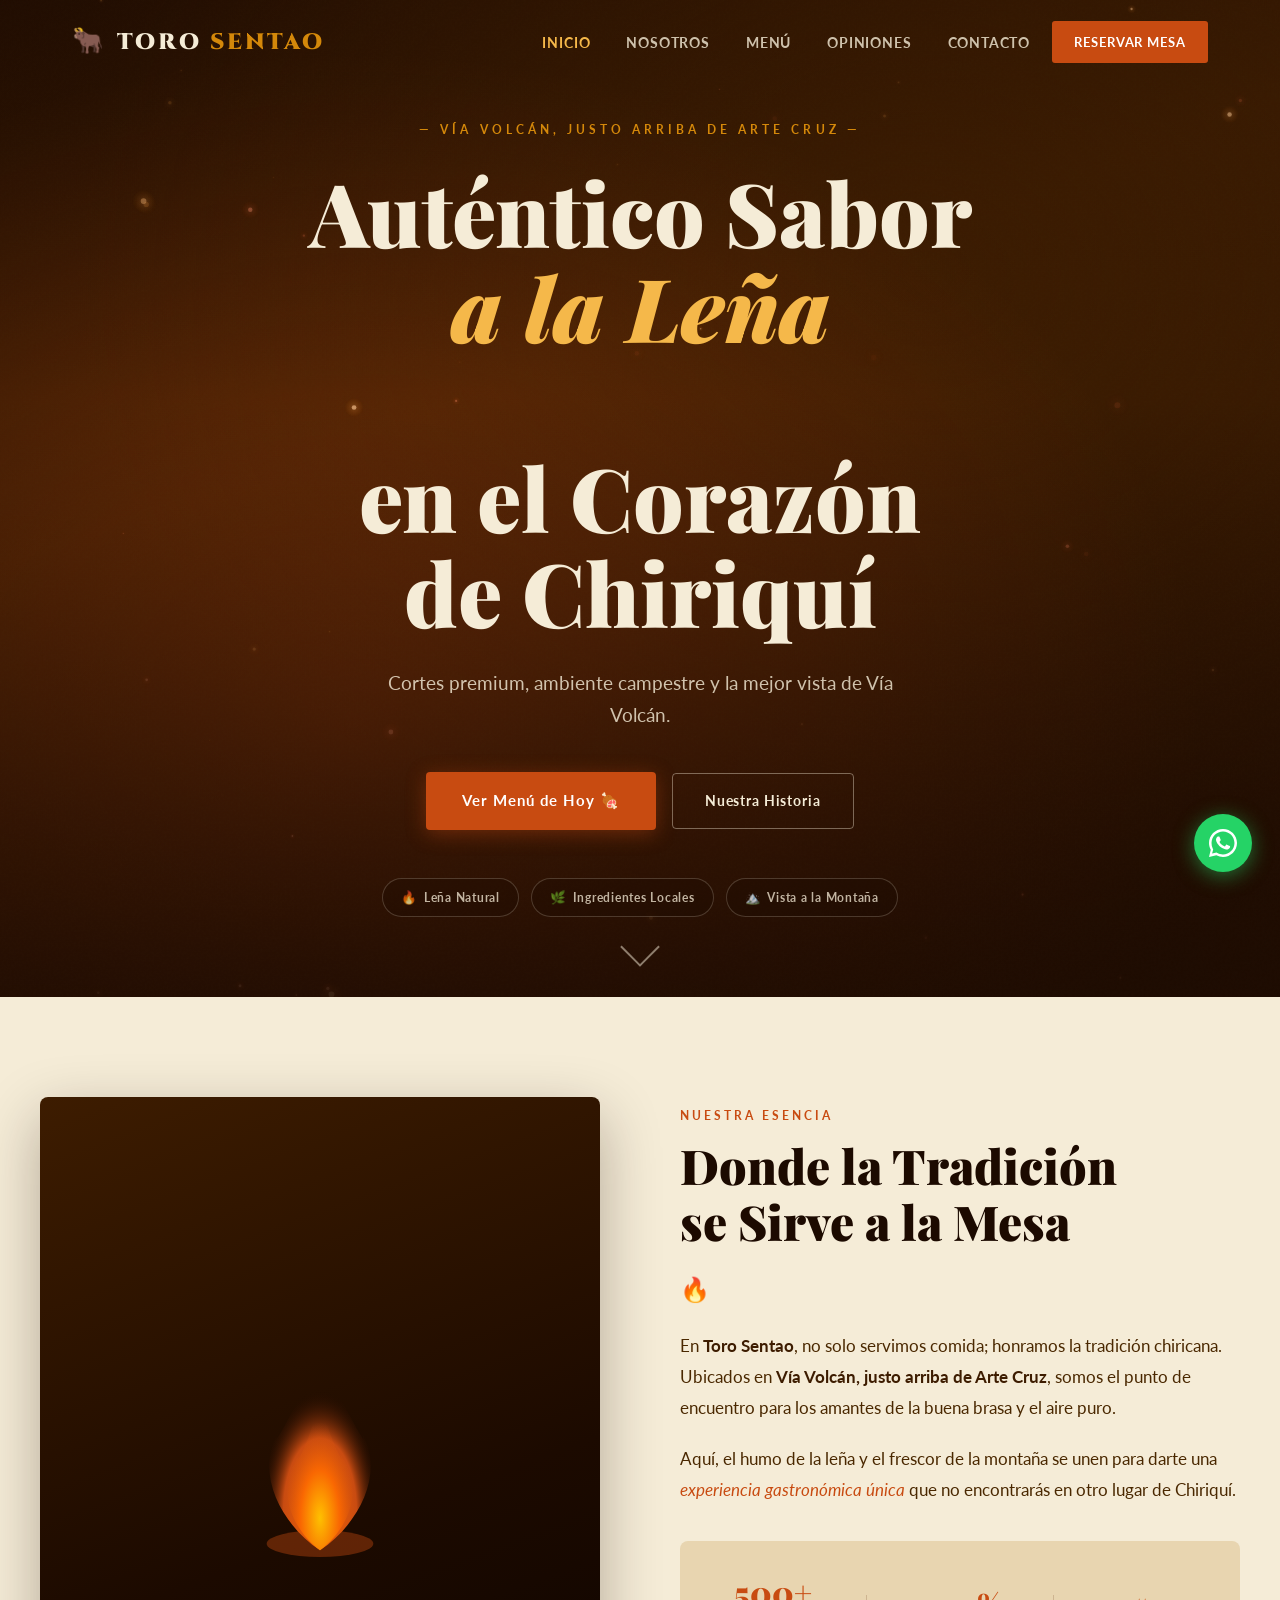
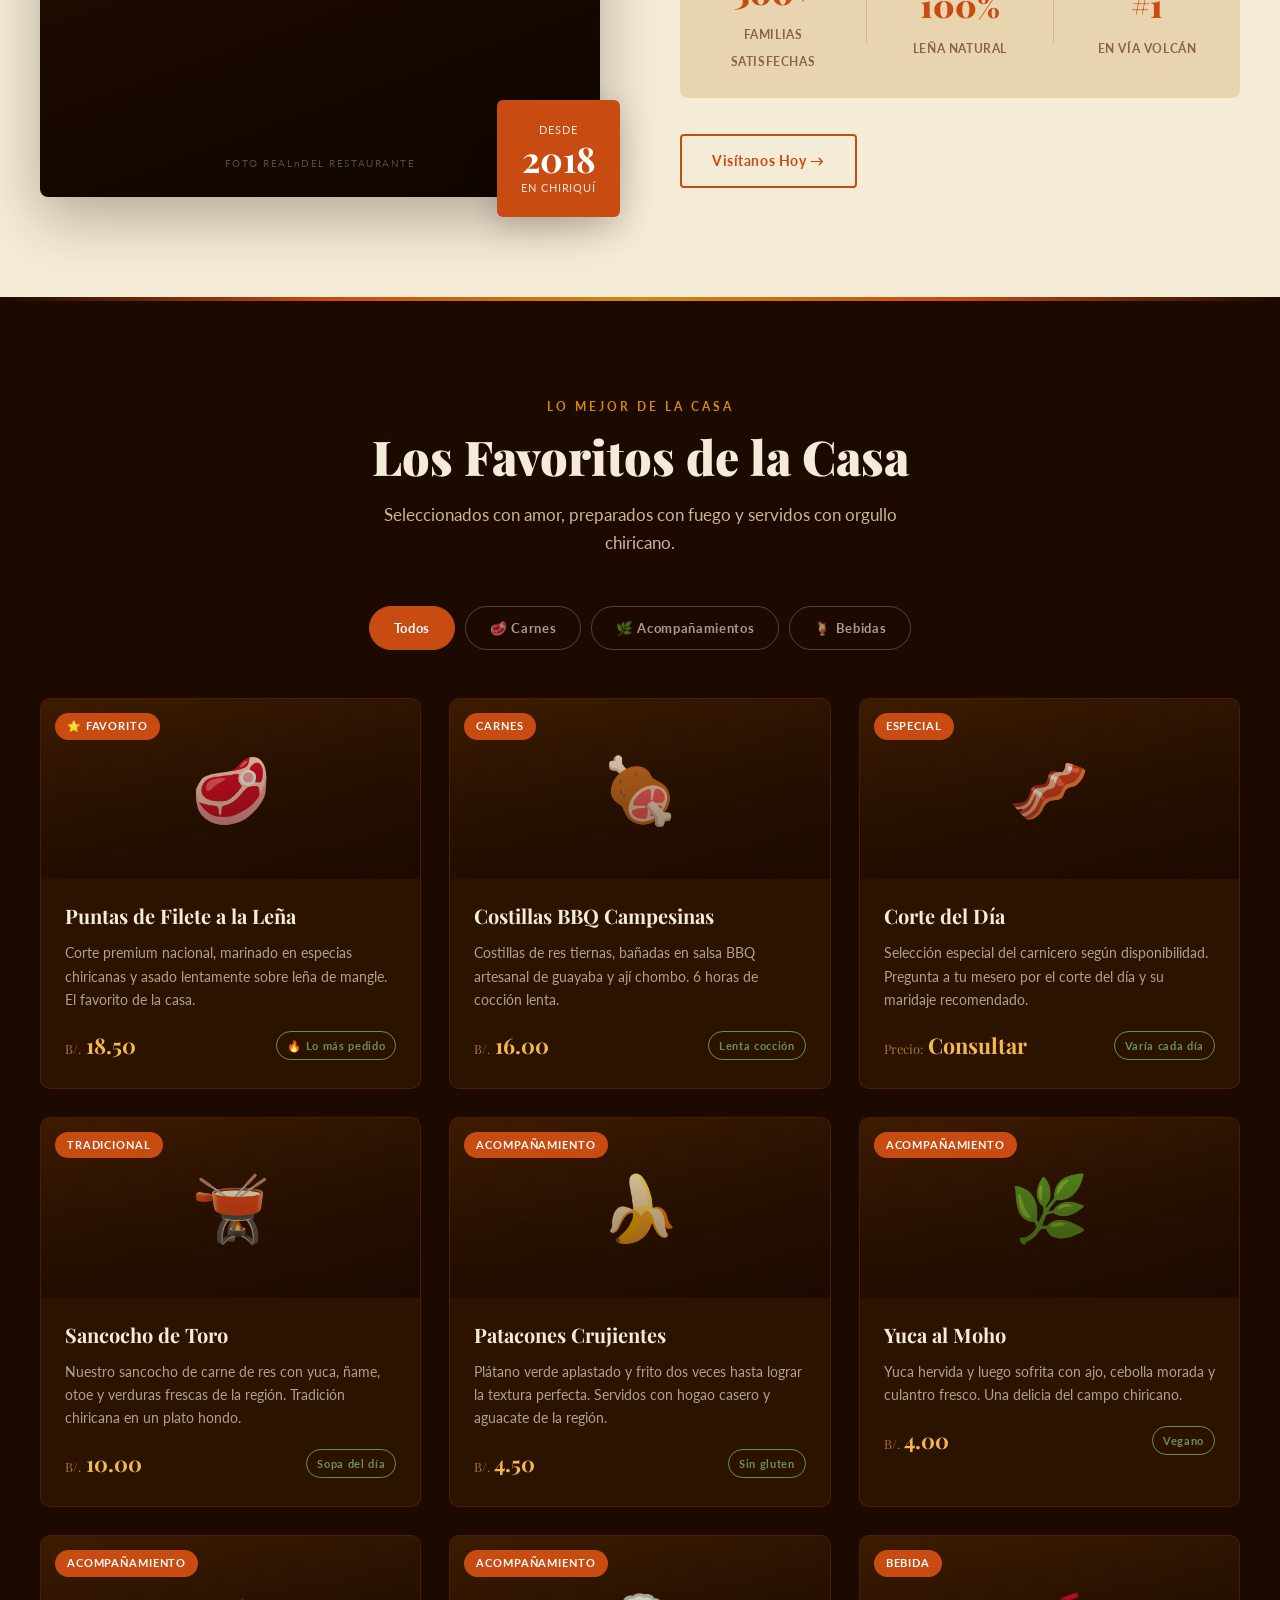
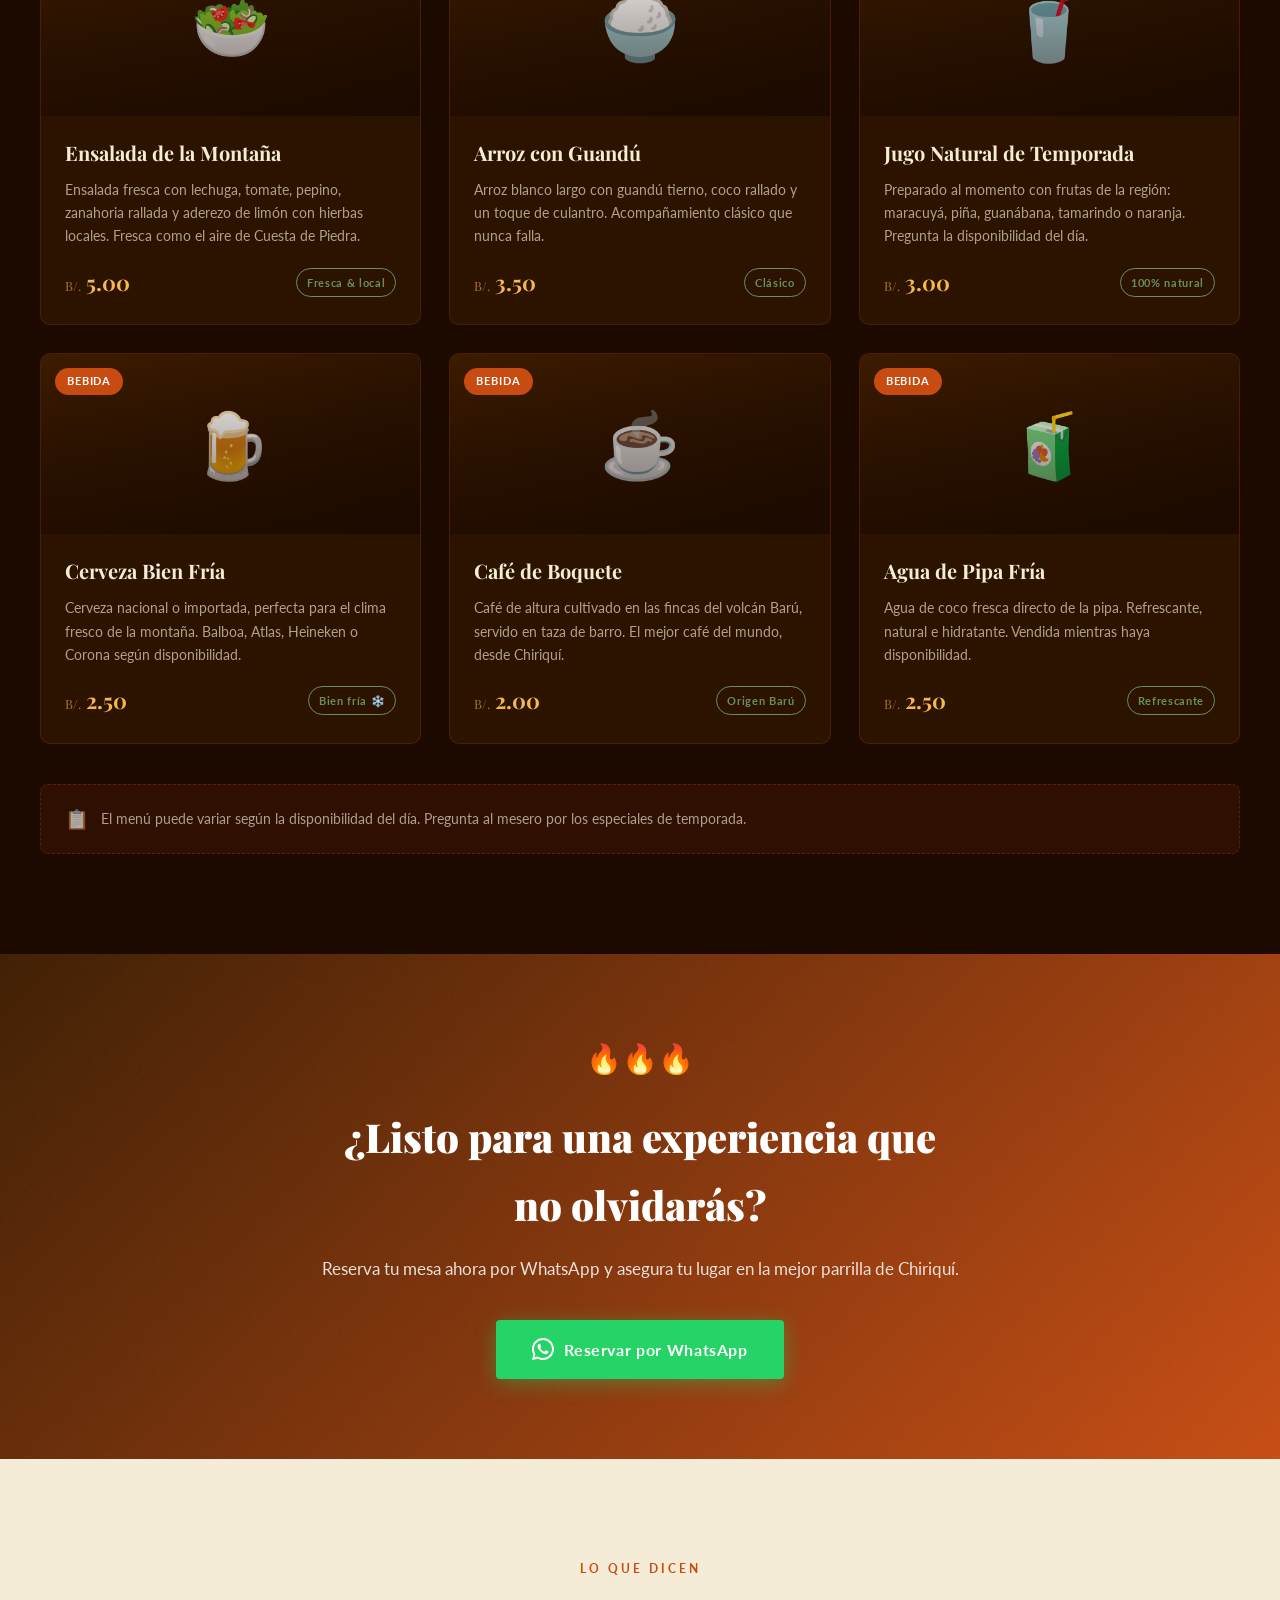
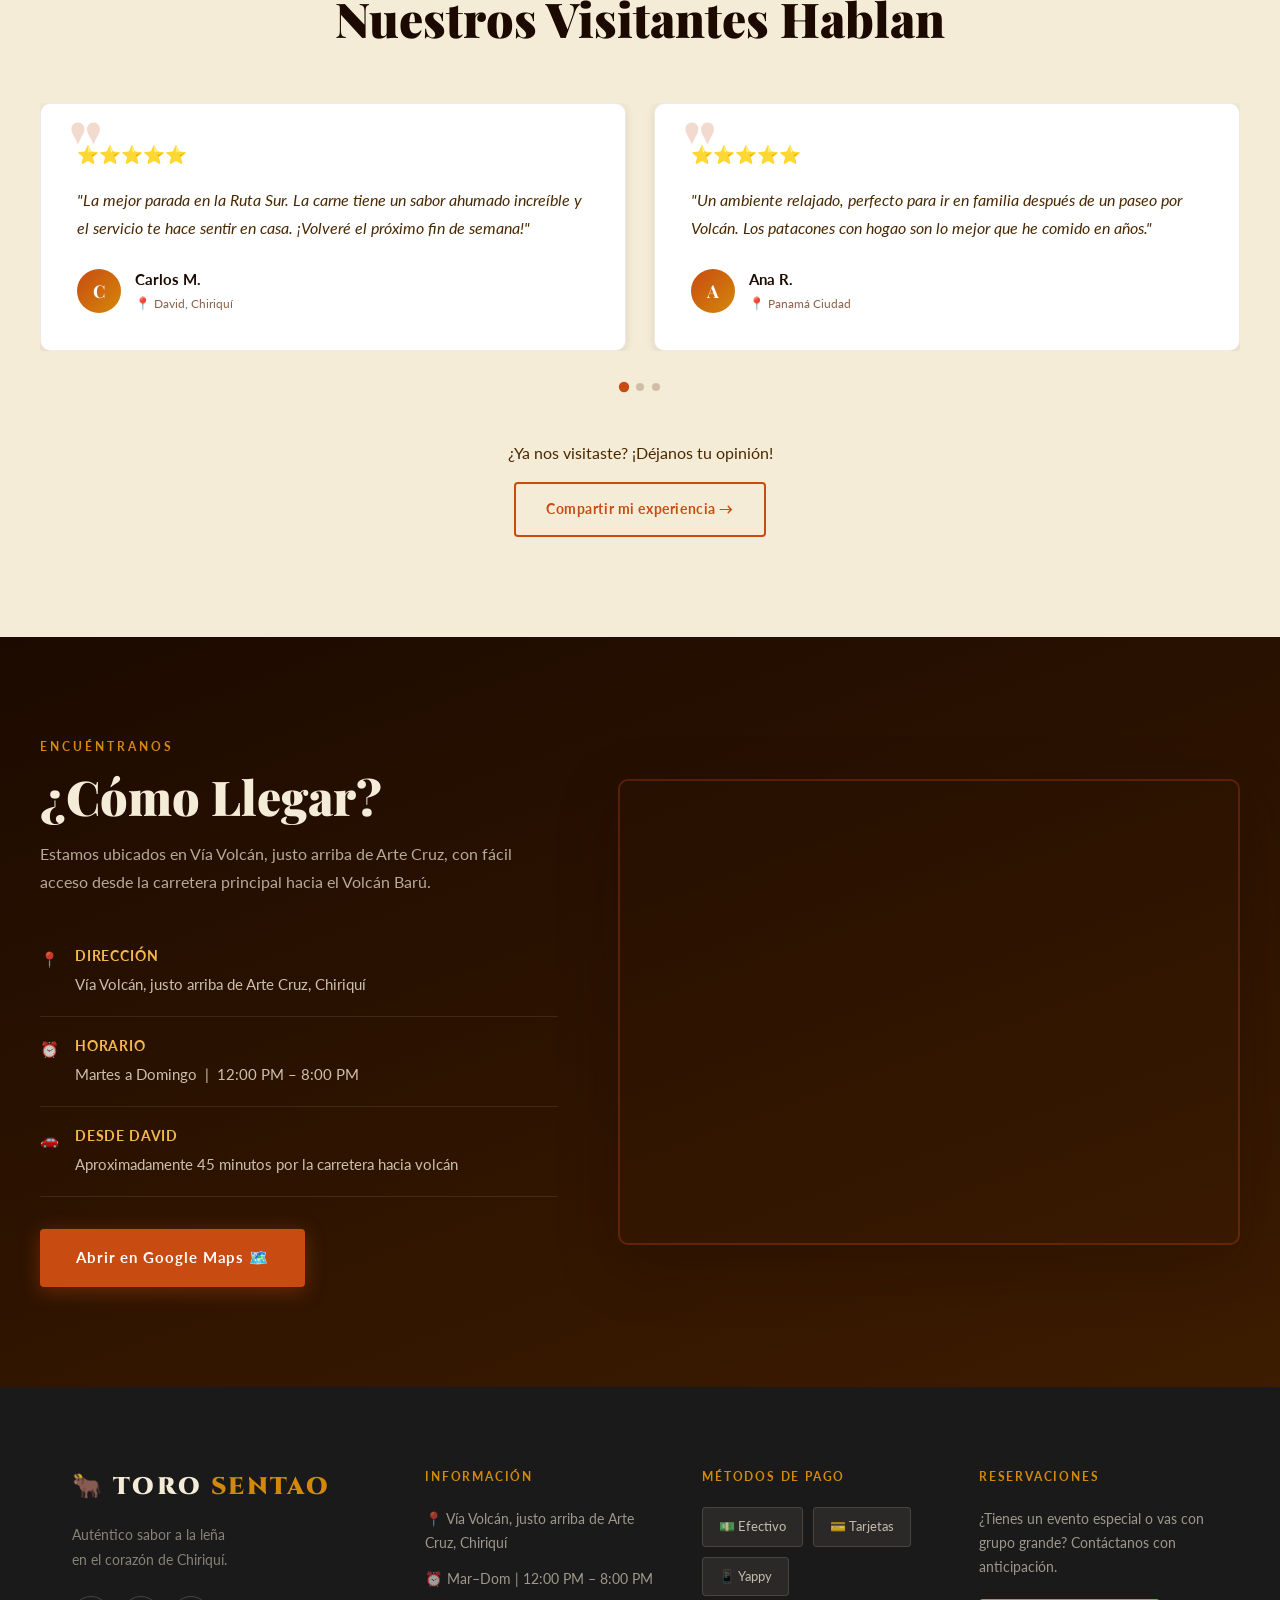
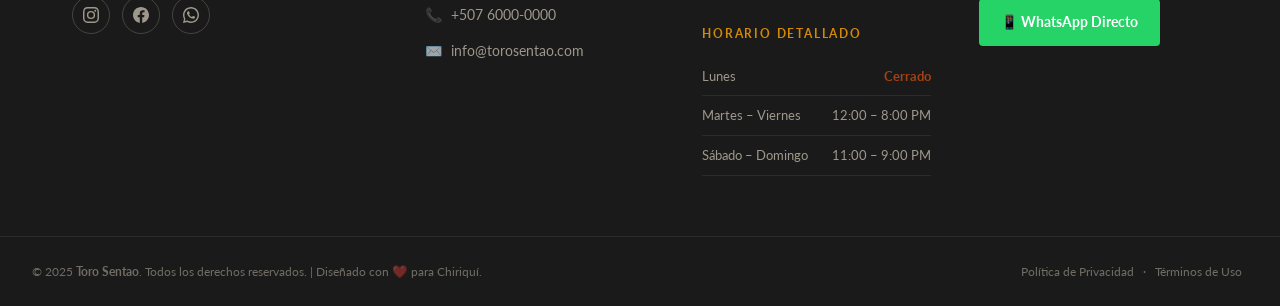
<file: index.html>
<!DOCTYPE html>
<html lang="es">
<head>
  <meta charset="UTF-8" />
  <meta name="viewport" content="width=device-width, initial-scale=1.0" />
  <meta name="description" content="Toro Sentao — Cortes premium a la leña en Vía Volcán, justo arriba de Arte Cruz, Chiriquí. Auténtico sabor campestre, ambiente familiar y la mejor vista de la montaña." />
  <meta name="keywords" content="restaurante Chiriquí, carne a la leña, Vía Volcán, Arte Cruz, Toro Sentao, cortes premium, parrilla Panama" />
  <meta property="og:title" content="Toro Sentao — Auténtico Sabor a la Leña" />
  <meta property="og:description" content="Cortes premium, ambiente campestre y la mejor vista de Vía Volcán, Chiriquí." />
  <meta property="og:type" content="restaurant" />
  <title>Toro Sentao — Auténtico Sabor a la Leña | Vía Volcán, Chiriquí</title>

  <!-- Google Fonts -->
  <link rel="preconnect" href="https://fonts.googleapis.com" />
  <link rel="preconnect" href="https://fonts.gstatic.com" crossorigin />
  <link href="https://fonts.googleapis.com/css2?family=Playfair+Display:ital,wght@0,700;0,900;1,700&family=Lato:wght@300;400;700&family=Cinzel:wght@700;900&display=swap" rel="stylesheet" />

  <link rel="stylesheet" href="css/style.css" />
  <link rel="icon" href="images/favicon.svg" type="image/svg+xml" />
</head>
<body>

  <!-- ═══════════════════════════════════════════════
       NAVBAR
  ═══════════════════════════════════════════════ -->
  <nav class="navbar" id="navbar">
    <div class="nav-container">
      <a href="#inicio" class="nav-logo">
        <span class="logo-icon">🐂</span>
        <span class="logo-text">TORO <em>SENTAO</em></span>
      </a>
      <ul class="nav-links" id="navLinks">
        <li><a href="#inicio" class="nav-link">Inicio</a></li>
        <li><a href="#esencia" class="nav-link">Nosotros</a></li>
        <li><a href="#menu" class="nav-link">Menú</a></li>
        <li><a href="#testimonios" class="nav-link">Opiniones</a></li>
        <li><a href="#contacto" class="nav-link">Contacto</a></li>
        <li>
          <a href="reservaciones.html" class="nav-cta">
            Reservar Mesa
          </a>
        </li>
      </ul>
      <button class="hamburger" id="hamburger" aria-label="Abrir menú">
        <span></span><span></span><span></span>
      </button>
    </div>
  </nav>

  <!-- ═══════════════════════════════════════════════
       HERO SECTION
  ═══════════════════════════════════════════════ -->
  <section class="hero" id="inicio">
    <!-- Canvas for fire/ember particle effect -->
    <canvas id="emberCanvas"></canvas>

    <!-- Parallax layers -->
    <div class="hero-bg" id="heroBg"></div>
    <div class="hero-overlay"></div>
    <div class="hero-smoke"></div>

    <div class="hero-content">
      <p class="hero-pretitle">— Vía Volcán, justo arriba de Arte Cruz —</p>
      <h1 class="hero-title">
        Auténtico Sabor<br/>
        <em>a la Leña</em><br/>
        en el Corazón<br/>
        de Chiriquí
      </h1>
      <p class="hero-subtitle">
        Cortes premium, ambiente campestre y la mejor vista de Vía Volcán.
      </p>
      <div class="hero-actions">
        <a href="#menu" class="btn-primary">
          Ver Menú de Hoy 🍖
        </a>
        <a href="#esencia" class="btn-secondary">Nuestra Historia</a>
      </div>
      <div class="hero-badges">
        <div class="badge"><span>🔥</span> Leña Natural</div>
        <div class="badge"><span>🌿</span> Ingredientes Locales</div>
        <div class="badge"><span>🏔️</span> Vista a la Montaña</div>
      </div>
    </div>

    <a href="#esencia" class="scroll-indicator" aria-label="Bajar">
      <div class="scroll-arrow"></div>
    </a>
  </section>

  <!-- ═══════════════════════════════════════════════
       NUESTRA ESENCIA
  ═══════════════════════════════════════════════ -->
  <section class="esencia" id="esencia">
    <div class="esencia-container">
      <div class="esencia-visual">
        <div class="esencia-img-frame">
          <!-- Placeholder visual — reemplazar con foto real -->
          <div class="esencia-img-placeholder" aria-label="Foto del restaurante Toro Sentao">
            <div class="flame-svg">
              <svg viewBox="0 0 120 180" xmlns="http://www.w3.org/2000/svg">
                <defs>
                  <radialGradient id="fg1" cx="50%" cy="80%" r="60%">
                    <stop offset="0%" stop-color="#FF6B00"/>
                    <stop offset="60%" stop-color="#C84B11"/>
                    <stop offset="100%" stop-color="#1a0800" stop-opacity="0"/>
                  </radialGradient>
                  <radialGradient id="fg2" cx="50%" cy="80%" r="60%">
                    <stop offset="0%" stop-color="#FFD600"/>
                    <stop offset="50%" stop-color="#FF6B00"/>
                    <stop offset="100%" stop-color="#C84B11" stop-opacity="0"/>
                  </radialGradient>
                </defs>
                <ellipse cx="60" cy="155" rx="40" ry="10" fill="#C84B11" opacity="0.4"/>
                <path class="flame-path f1" d="M60,160 C30,140 10,100 30,70 C20,90 40,60 60,10 C80,60 100,90 90,70 C110,100 90,140 60,160Z" fill="url(#fg1)"/>
                <path class="flame-path f2" d="M60,160 C40,145 25,115 45,88 C38,102 55,78 60,40 C65,78 82,102 75,88 C95,115 80,145 60,160Z" fill="url(#fg2)" opacity="0.8"/>
              </svg>
            </div>
          </div>
          <div class="esencia-badge-floating">
            <span>Desde</span>
            <strong>2018</strong>
            <span>en Chiriquí</span>
          </div>
        </div>
      </div>

      <div class="esencia-text">
        <p class="section-pretitle">Nuestra Esencia</p>
        <h2 class="section-title">Donde la Tradición<br/>se Sirve a la Mesa</h2>
        <div class="divider-flame">🔥</div>
        <p class="esencia-body">
          En <strong>Toro Sentao</strong>, no solo servimos comida; honramos la tradición chiricana.
          Ubicados en <strong>Vía Volcán, justo arriba de Arte Cruz</strong>, somos el punto de encuentro
          para los amantes de la buena brasa y el aire puro.
        </p>
        <p class="esencia-body">
          Aquí, el humo de la leña y el frescor de la montaña se unen para darte una
          <em>experiencia gastronómica única</em> que no encontrarás en otro lugar de Chiriquí.
        </p>
        <div class="esencia-stats">
          <div class="stat">
            <strong>500+</strong>
            <span>Familias satisfechas</span>
          </div>
          <div class="stat-divider"></div>
          <div class="stat">
            <strong>100%</strong>
            <span>Leña natural</span>
          </div>
          <div class="stat-divider"></div>
          <div class="stat">
            <strong>#1</strong>
            <span>en Vía Volcán</span>
          </div>
        </div>
        <a href="#contacto" class="btn-outline">Visítanos Hoy →</a>
      </div>
    </div>
  </section>

  <!-- ═══════════════════════════════════════════════
       MENÚ / FAVORITOS DE LA CASA
  ═══════════════════════════════════════════════ -->
  <section class="menu" id="menu">
    <div class="menu-container">
      <div class="menu-header">
        <p class="section-pretitle">Lo Mejor de la Casa</p>
        <h2 class="section-title">Los Favoritos de la Casa</h2>
        <p class="section-subtitle">
          Seleccionados con amor, preparados con fuego y servidos con orgullo chiricano.
        </p>
      </div>

      <!-- Filtros de categoría -->
      <div class="menu-filters">
        <button class="filter-btn active" data-filter="all">Todos</button>
        <button class="filter-btn" data-filter="carnes">🥩 Carnes</button>
        <button class="filter-btn" data-filter="acomps">🌿 Acompañamientos</button>
        <button class="filter-btn" data-filter="bebidas">🍹 Bebidas</button>
      </div>

      <div class="menu-grid" id="menuGrid">
        <!-- Las tarjetas se renderizan desde JS -->
      </div>

      <div class="menu-note">
        <span>📋</span>
        <p>El menú puede variar según la disponibilidad del día. Pregunta al mesero por los especiales de temporada.</p>
      </div>
    </div>
  </section>

  <!-- ═══════════════════════════════════════════════
       BANNER RESERVACIONES
  ═══════════════════════════════════════════════ -->
  <section class="reserva-banner">
    <div class="reserva-content">
      <div class="reserva-flames">🔥🔥🔥</div>
      <h2>¿Listo para una experiencia que no olvidarás?</h2>
      <p>Reserva tu mesa ahora por WhatsApp y asegura tu lugar en la mejor parrilla de Chiriquí.</p>
      <a href="reservaciones.html" class="btn-whatsapp">
        <svg class="wa-icon" viewBox="0 0 24 24" fill="currentColor">
          <path d="M17.472 14.382c-.297-.149-1.758-.867-2.03-.967-.273-.099-.471-.148-.67.15-.197.297-.767.966-.94 1.164-.173.199-.347.223-.644.075-.297-.15-1.255-.463-2.39-1.475-.883-.788-1.48-1.761-1.653-2.059-.173-.297-.018-.458.13-.606.134-.133.298-.347.446-.52.149-.174.198-.298.298-.497.099-.198.05-.371-.025-.52-.075-.149-.669-1.612-.916-2.207-.242-.579-.487-.5-.669-.51-.173-.008-.371-.01-.57-.01-.198 0-.52.074-.792.372-.272.297-1.04 1.016-1.04 2.479 0 1.462 1.065 2.875 1.213 3.074.149.198 2.096 3.2 5.077 4.487.709.306 1.262.489 1.694.625.712.227 1.36.195 1.871.118.571-.085 1.758-.719 2.006-1.413.248-.694.248-1.289.173-1.413-.074-.124-.272-.198-.57-.347z"/>
          <path d="M12 0C5.373 0 0 5.373 0 12c0 2.126.553 4.122 1.523 5.86L0 24l6.29-1.5A11.94 11.94 0 0012 24c6.627 0 12-5.373 12-12S18.627 0 12 0zm0 21.818c-1.9 0-3.68-.51-5.21-1.4l-.374-.222-3.736.892.938-3.625-.244-.384A9.82 9.82 0 012.18 12c0-5.418 4.403-9.818 9.82-9.818 5.418 0 9.818 4.4 9.818 9.818S17.418 21.818 12 21.818z"/>
        </svg>
        Reservar por WhatsApp
      </a>
    </div>
  </section>

  <!-- ═══════════════════════════════════════════════
       TESTIMONIOS
  ═══════════════════════════════════════════════ -->
  <section class="testimonios" id="testimonios">
    <div class="testimonios-container">
      <div class="testimonios-header">
        <p class="section-pretitle">Lo Que Dicen</p>
        <h2 class="section-title">Nuestros Visitantes Hablan</h2>
      </div>

      <div class="testimonios-track-wrap">
        <div class="testimonios-track" id="testimoniosTrack">
          <!-- Renderizado por JS -->
        </div>
      </div>

      <div class="testimonios-dots" id="testimoniosDots"></div>

      <div class="testimonios-cta">
        <p>¿Ya nos visitaste? ¡Déjanos tu opinión!</p>
        <a href="https://wa.me/50760000000?text=Quiero%20dejar%20mi%20opinión%20sobre%20Toro%20Sentao"
           class="btn-outline" target="_blank" rel="noopener">
          Compartir mi experiencia →
        </a>
      </div>
    </div>
  </section>

  <!-- ═══════════════════════════════════════════════
       MAPA / CÓMO LLEGAR
  ═══════════════════════════════════════════════ -->
  <section class="ubicacion" id="ubicacion">
    <div class="ubicacion-container">
      <div class="ubicacion-info">
        <p class="section-pretitle">Encuéntranos</p>
        <h2 class="section-title">¿Cómo Llegar?</h2>
        <p class="ubicacion-desc">Estamos ubicados en Vía Volcán, justo arriba de Arte Cruz, con fácil acceso desde la carretera principal hacia el Volcán Barú.</p>
        <div class="ubicacion-dato">
          <span class="ubi-icon">📍</span>
          <div>
            <strong>Dirección</strong>
            <span>Vía Volcán, justo arriba de Arte Cruz, Chiriquí</span>
          </div>
        </div>
        <div class="ubicacion-dato">
          <span class="ubi-icon">⏰</span>
          <div>
            <strong>Horario</strong>
            <span>Martes a Domingo &nbsp;|&nbsp; 12:00 PM – 8:00 PM</span>
          </div>
        </div>
        <div class="ubicacion-dato">
          <span class="ubi-icon">🚗</span>
          <div>
            <strong>Desde David</strong>
            <span>Aproximadamente 45 minutos por la carretera hacia volcán</span>
          </div>
        </div>
        <a href="https://maps.google.com/?q=Via+Volcan,+Arte+Cruz,+Chiriquí,+Panamá"
           class="btn-primary" target="_blank" rel="noopener">
          Abrir en Google Maps 🗺️
        </a>
      </div>
      <div class="mapa-embed">
        <iframe
          src="https://www.google.com/maps/embed?pb=!1m18!1m12!1m3!1d15675.5!2d-82.43!3d8.42!2m3!1f0!2f0!3f0!3m2!1i1024!2i768!4f13.1!3m3!1m2!1s0x0%3A0x0!2zOCc0NS4wIk4gODIcMjUnNDguMCJX!5e0!3m2!1ses!2spa!4v1700000000000"
          width="100%" height="100%" style="border:0;" allowfullscreen=""
          loading="lazy" referrerpolicy="no-referrer-when-downgrade"
          title="Ubicación Toro Sentao en Google Maps">
        </iframe>
      </div>
    </div>
  </section>

  <!-- ═══════════════════════════════════════════════
       FOOTER / CONTACTO
  ═══════════════════════════════════════════════ -->
  <footer class="footer" id="contacto">
    <div class="footer-top">
      <div class="footer-brand">
        <div class="footer-logo">🐂 TORO <em>SENTAO</em></div>
        <p class="footer-tagline">Auténtico sabor a la leña<br/>en el corazón de Chiriquí.</p>
        <div class="footer-social">
          <a href="https://www.instagram.com/" class="social-link" target="_blank" rel="noopener" aria-label="Instagram">
            <svg viewBox="0 0 24 24" fill="currentColor"><path d="M12 2.163c3.204 0 3.584.012 4.85.07 3.252.148 4.771 1.691 4.919 4.919.058 1.265.069 1.645.069 4.849 0 3.205-.012 3.584-.069 4.849-.149 3.225-1.664 4.771-4.919 4.919-1.266.058-1.644.07-4.85.07-3.204 0-3.584-.012-4.849-.07-3.26-.149-4.771-1.699-4.919-4.92-.058-1.265-.07-1.644-.07-4.849 0-3.204.013-3.583.07-4.849.149-3.227 1.664-4.771 4.919-4.919 1.266-.057 1.645-.069 4.849-.069zM12 0C8.741 0 8.333.014 7.053.072 2.695.272.273 2.69.073 7.052.014 8.333 0 8.741 0 12c0 3.259.014 3.668.072 4.948.2 4.358 2.618 6.78 6.98 6.98C8.333 23.986 8.741 24 12 24c3.259 0 3.668-.014 4.948-.072 4.354-.2 6.782-2.618 6.979-6.98.059-1.28.073-1.689.073-4.948 0-3.259-.014-3.667-.072-4.947-.196-4.354-2.617-6.78-6.979-6.98C15.668.014 15.259 0 12 0zm0 5.838a6.162 6.162 0 100 12.324 6.162 6.162 0 000-12.324zM12 16a4 4 0 110-8 4 4 0 010 8zm6.406-11.845a1.44 1.44 0 100 2.881 1.44 1.44 0 000-2.881z"/></svg>
          </a>
          <a href="https://www.facebook.com/" class="social-link" target="_blank" rel="noopener" aria-label="Facebook">
            <svg viewBox="0 0 24 24" fill="currentColor"><path d="M24 12.073c0-6.627-5.373-12-12-12s-12 5.373-12 12c0 5.99 4.388 10.954 10.125 11.854v-8.385H7.078v-3.47h3.047V9.43c0-3.007 1.792-4.669 4.533-4.669 1.312 0 2.686.235 2.686.235v2.953H15.83c-1.491 0-1.956.925-1.956 1.874v2.25h3.328l-.532 3.47h-2.796v8.385C19.612 23.027 24 18.062 24 12.073z"/></svg>
          </a>
          <a href="https://wa.me/50760000000" class="social-link" target="_blank" rel="noopener" aria-label="WhatsApp">
            <svg viewBox="0 0 24 24" fill="currentColor"><path d="M17.472 14.382c-.297-.149-1.758-.867-2.03-.967-.273-.099-.471-.148-.67.15-.197.297-.767.966-.94 1.164-.173.199-.347.223-.644.075-.297-.15-1.255-.463-2.39-1.475-.883-.788-1.48-1.761-1.653-2.059-.173-.297-.018-.458.13-.606.134-.133.298-.347.446-.52.149-.174.198-.298.298-.497.099-.198.05-.371-.025-.52-.075-.149-.669-1.612-.916-2.207-.242-.579-.487-.5-.669-.51-.173-.008-.371-.01-.57-.01-.198 0-.52.074-.792.372-.272.297-1.04 1.016-1.04 2.479 0 1.462 1.065 2.875 1.213 3.074.149.198 2.096 3.2 5.077 4.487.709.306 1.262.489 1.694.625.712.227 1.36.195 1.871.118.571-.085 1.758-.719 2.006-1.413.248-.694.248-1.289.173-1.413-.074-.124-.272-.198-.57-.347zM12 0C5.373 0 0 5.373 0 12c0 2.126.553 4.122 1.523 5.86L0 24l6.29-1.5A11.94 11.94 0 0012 24c6.627 0 12-5.373 12-12S18.627 0 12 0zm0 21.818c-1.9 0-3.68-.51-5.21-1.4l-.374-.222-3.736.892.938-3.625-.244-.384A9.82 9.82 0 012.18 12c0-5.418 4.403-9.818 9.82-9.818 5.418 0 9.818 4.4 9.818 9.818S17.418 21.818 12 21.818z"/></svg>
          </a>
        </div>
      </div>

      <div class="footer-info">
        <h4>Información</h4>
        <ul>
          <li>📍 Vía Volcán, justo arriba de Arte Cruz, Chiriquí</li>
          <li>⏰ Mar–Dom | 12:00 PM – 8:00 PM</li>
          <li>📞 <a href="tel:+50760000000">+507 6000-0000</a></li>
          <li>✉️ <a href="mailto:info@torosentao.com">info@torosentao.com</a></li>
        </ul>
      </div>

      <div class="footer-pagos">
        <h4>Métodos de Pago</h4>
        <div class="pagos-grid">
          <div class="pago-badge">💵 Efectivo</div>
          <div class="pago-badge">💳 Tarjetas</div>
          <div class="pago-badge">📱 Yappy</div>
        </div>
        <div class="footer-horario-detalle">
          <h4>Horario Detallado</h4>
          <div class="horario-row"><span>Lunes</span><span class="cerrado">Cerrado</span></div>
          <div class="horario-row"><span>Martes – Viernes</span><span>12:00 – 8:00 PM</span></div>
          <div class="horario-row"><span>Sábado – Domingo</span><span>11:00 – 9:00 PM</span></div>
        </div>
      </div>

      <div class="footer-reserva">
        <h4>Reservaciones</h4>
        <p>¿Tienes un evento especial o vas con grupo grande? Contáctanos con anticipación.</p>
        <a href="https://wa.me/50760000000?text=Hola%2C%20quiero%20hacer%20una%20reservaci%C3%B3n%20en%20Toro%20Sentao"
           class="btn-whatsapp-sm" target="_blank" rel="noopener">
          📱 WhatsApp Directo
        </a>
      </div>
    </div>

    <div class="footer-bottom">
      <p>© 2025 <strong>Toro Sentao</strong>. Todos los derechos reservados. | Diseñado con ❤️ para Chiriquí.</p>
      <p class="footer-credits">
        <a href="#inicio">Política de Privacidad</a> ·
        <a href="#inicio">Términos de Uso</a>
      </p>
    </div>
  </footer>

  <!-- WhatsApp flotante -->
  <a href="https://wa.me/50760000000?text=Hola%2C%20quiero%20información%20sobre%20Toro%20Sentao"
     class="wa-float" target="_blank" rel="noopener" aria-label="Contactar por WhatsApp">
    <svg viewBox="0 0 24 24" fill="currentColor">
      <path d="M17.472 14.382c-.297-.149-1.758-.867-2.03-.967-.273-.099-.471-.148-.67.15-.197.297-.767.966-.94 1.164-.173.199-.347.223-.644.075-.297-.15-1.255-.463-2.39-1.475-.883-.788-1.48-1.761-1.653-2.059-.173-.297-.018-.458.13-.606.134-.133.298-.347.446-.52.149-.174.198-.298.298-.497.099-.198.05-.371-.025-.52-.075-.149-.669-1.612-.916-2.207-.242-.579-.487-.5-.669-.51-.173-.008-.371-.01-.57-.01-.198 0-.52.074-.792.372-.272.297-1.04 1.016-1.04 2.479 0 1.462 1.065 2.875 1.213 3.074.149.198 2.096 3.2 5.077 4.487.709.306 1.262.489 1.694.625.712.227 1.36.195 1.871.118.571-.085 1.758-.719 2.006-1.413.248-.694.248-1.289.173-1.413-.074-.124-.272-.198-.57-.347zM12 0C5.373 0 0 5.373 0 12c0 2.126.553 4.122 1.523 5.86L0 24l6.29-1.5A11.94 11.94 0 0012 24c6.627 0 12-5.373 12-12S18.627 0 12 0zm0 21.818c-1.9 0-3.68-.51-5.21-1.4l-.374-.222-3.736.892.938-3.625-.244-.384A9.82 9.82 0 012.18 12c0-5.418 4.403-9.818 9.82-9.818 5.418 0 9.818 4.4 9.818 9.818S17.418 21.818 12 21.818z"/>
    </svg>
  </a>

  <!-- Back to top -->
  <button class="back-top" id="backTop" aria-label="Volver arriba">▲</button>

  <script src="js/data.js"></script>
  <script src="js/main.js"></script>
</body>
</html>
</file>
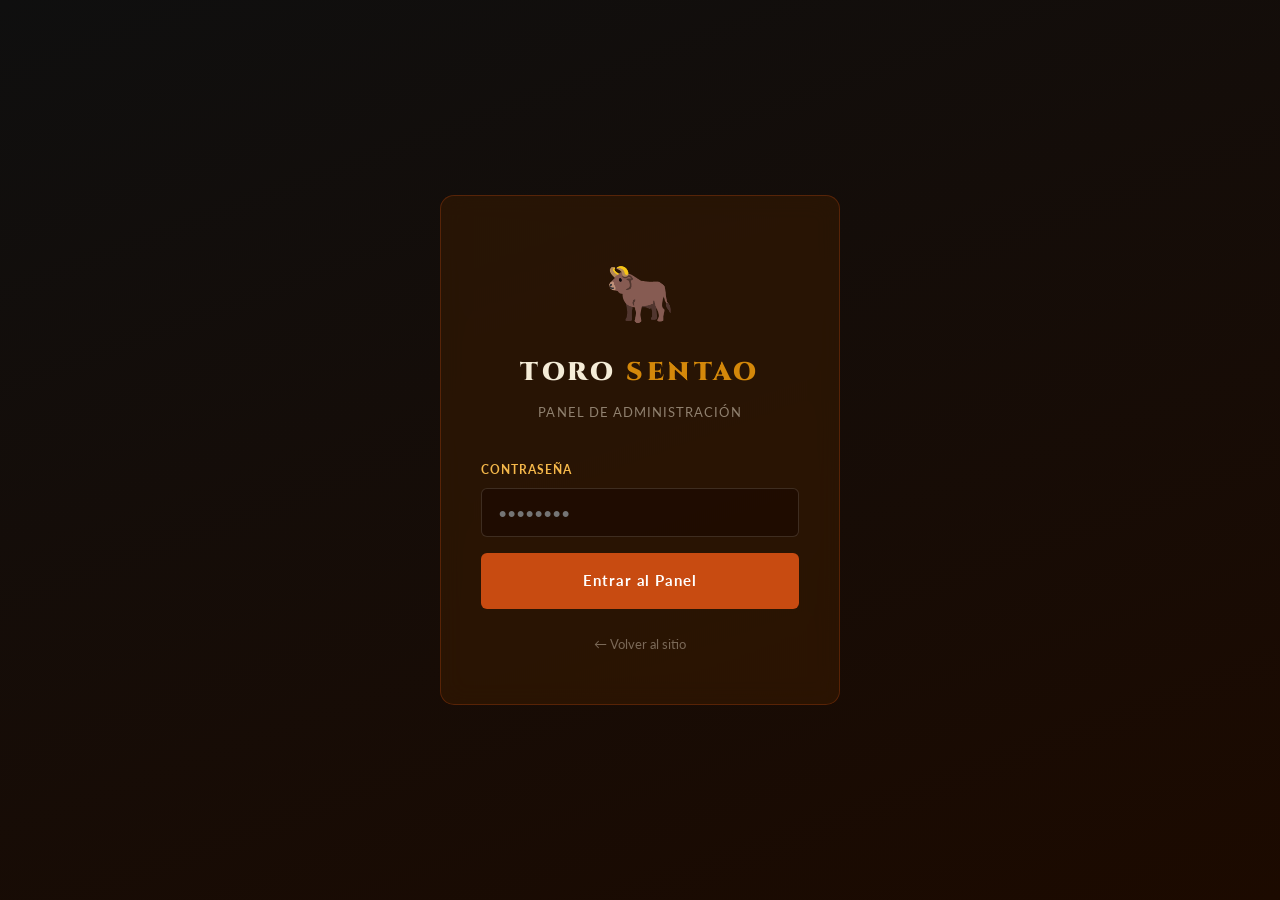
<file: admin.html>
<!DOCTYPE html>
<html lang="es">
<head>
  <meta charset="UTF-8" />
  <meta name="viewport" content="width=device-width, initial-scale=1.0" />
  <meta name="robots" content="noindex, nofollow" />
  <title>Panel Admin — Toro Sentao</title>
  <link rel="preconnect" href="https://fonts.googleapis.com" />
  <link rel="preconnect" href="https://fonts.gstatic.com" crossorigin />
  <link href="https://fonts.googleapis.com/css2?family=Playfair+Display:wght@700;900&family=Lato:wght@300;400;700&family=Cinzel:wght@700&display=swap" rel="stylesheet" />
  <link rel="stylesheet" href="css/style.css" />
  <link rel="stylesheet" href="css/admin.css" />
  <link rel="icon" href="images/favicon.svg" type="image/svg+xml" />
</head>
<body class="page-admin">

  <!-- ══ LOGIN SCREEN ══════════════════════════════════════ -->
  <div class="login-screen" id="loginScreen">
    <div class="login-box">
      <div class="login-logo">🐂</div>
      <h1 class="login-title">TORO <em>SENTAO</em></h1>
      <p class="login-sub">Panel de Administración</p>

      <div class="login-form">
        <div class="form-group">
          <label for="adminPass">Contraseña</label>
          <input type="password" id="adminPass" placeholder="••••••••"
                 autocomplete="current-password" />
        </div>
        <div class="login-error" id="loginError">Contraseña incorrecta</div>
        <button class="btn-login" id="loginBtn">Entrar al Panel</button>
      </div>

      <a href="index.html" class="login-back">← Volver al sitio</a>
    </div>
  </div>

  <!-- ══ PANEL PRINCIPAL ═══════════════════════════════════ -->
  <div class="admin-panel" id="adminPanel" style="display:none">

    <!-- Sidebar -->
    <aside class="admin-sidebar" id="adminSidebar">
      <div class="sidebar-logo">
        <span>🐂</span>
        <div>
          <strong>TORO SENTAO</strong>
          <small>Panel Admin</small>
        </div>
      </div>

      <nav class="sidebar-nav">
        <button class="sidebar-link active" data-view="reservaciones">
          📋 Reservaciones
        </button>
        <button class="sidebar-link" data-view="hoy">
          📅 Hoy
        </button>
        <button class="sidebar-link" data-view="stats">
          📊 Resumen
        </button>
      </nav>

      <div class="sidebar-footer">
        <button class="btn-logout" id="logoutBtn">Cerrar sesión</button>
        <a href="index.html" class="sidebar-site-link" target="_blank">
          Ver sitio →
        </a>
      </div>
    </aside>

    <!-- Contenido principal -->
    <main class="admin-main">

      <!-- Header -->
      <header class="admin-header">
        <button class="sidebar-toggle" id="sidebarToggle">☰</button>
        <div class="admin-header-info">
          <h2 id="viewTitle">Reservaciones</h2>
          <span id="adminDate"></span>
        </div>
        <button class="btn-nueva-reserva" onclick="window.open('reservaciones.html','_blank')">
          + Nueva Reserva
        </button>
      </header>

      <!-- ── Vista: TODAS LAS RESERVACIONES ── -->
      <section class="admin-view active" id="view-reservaciones">

        <!-- Filtros y búsqueda -->
        <div class="admin-toolbar">
          <div class="search-wrap">
            <span class="search-icon">🔍</span>
            <input type="text" id="searchInput" placeholder="Buscar por nombre o teléfono..." />
          </div>
          <div class="filter-wrap">
            <select id="filterEstado">
              <option value="all">Todos los estados</option>
              <option value="Pendiente">Pendiente</option>
              <option value="Confirmada">Confirmada</option>
              <option value="Cancelada">Cancelada</option>
              <option value="Completada">Completada</option>
            </select>
            <select id="filterFecha">
              <option value="all">Todas las fechas</option>
              <option value="hoy">Hoy</option>
              <option value="manana">Mañana</option>
              <option value="semana">Esta semana</option>
            </select>
          </div>
          <button class="btn-export" id="exportBtn" title="Exportar a CSV">
            📥 Exportar
          </button>
        </div>

        <!-- Tabla de reservaciones -->
        <div class="table-wrap">
          <table class="reserva-table" id="reservaTable">
            <thead>
              <tr>
                <th>#</th>
                <th>Cliente</th>
                <th>Fecha & Hora</th>
                <th>Personas</th>
                <th>Ocasión</th>
                <th>Estado</th>
                <th>Acciones</th>
              </tr>
            </thead>
            <tbody id="reservaTableBody">
              <!-- Renderizado por JS -->
            </tbody>
          </table>
          <div class="table-empty" id="tableEmpty" style="display:none">
            <span>📋</span>
            <p>No hay reservaciones que mostrar.</p>
          </div>
        </div>
      </section>

      <!-- ── Vista: HOY ── -->
      <section class="admin-view" id="view-hoy">
        <div class="hoy-stats" id="hoyStats"></div>
        <div class="hoy-list" id="hoyList"></div>
      </section>

      <!-- ── Vista: RESUMEN / STATS ── -->
      <section class="admin-view" id="view-stats">
        <div class="stats-grid" id="statsGrid"></div>
      </section>

    </main>
  </div>

  <!-- ══ MODAL DETALLE RESERVACIÓN ════════════════════════ -->
  <div class="modal-overlay" id="modalOverlay" style="display:none">
    <div class="modal-box" id="modalBox">
      <button class="modal-close" id="modalClose">✕</button>
      <div id="modalContent"></div>
    </div>
  </div>

  <!-- ══ TOAST NOTIFICACIÓN ════════════════════════════════ -->
  <div class="toast" id="toast"></div>

  <script src="js/data.js"></script>
  <script src="js/admin.js"></script>
</body>
</html>
</file>
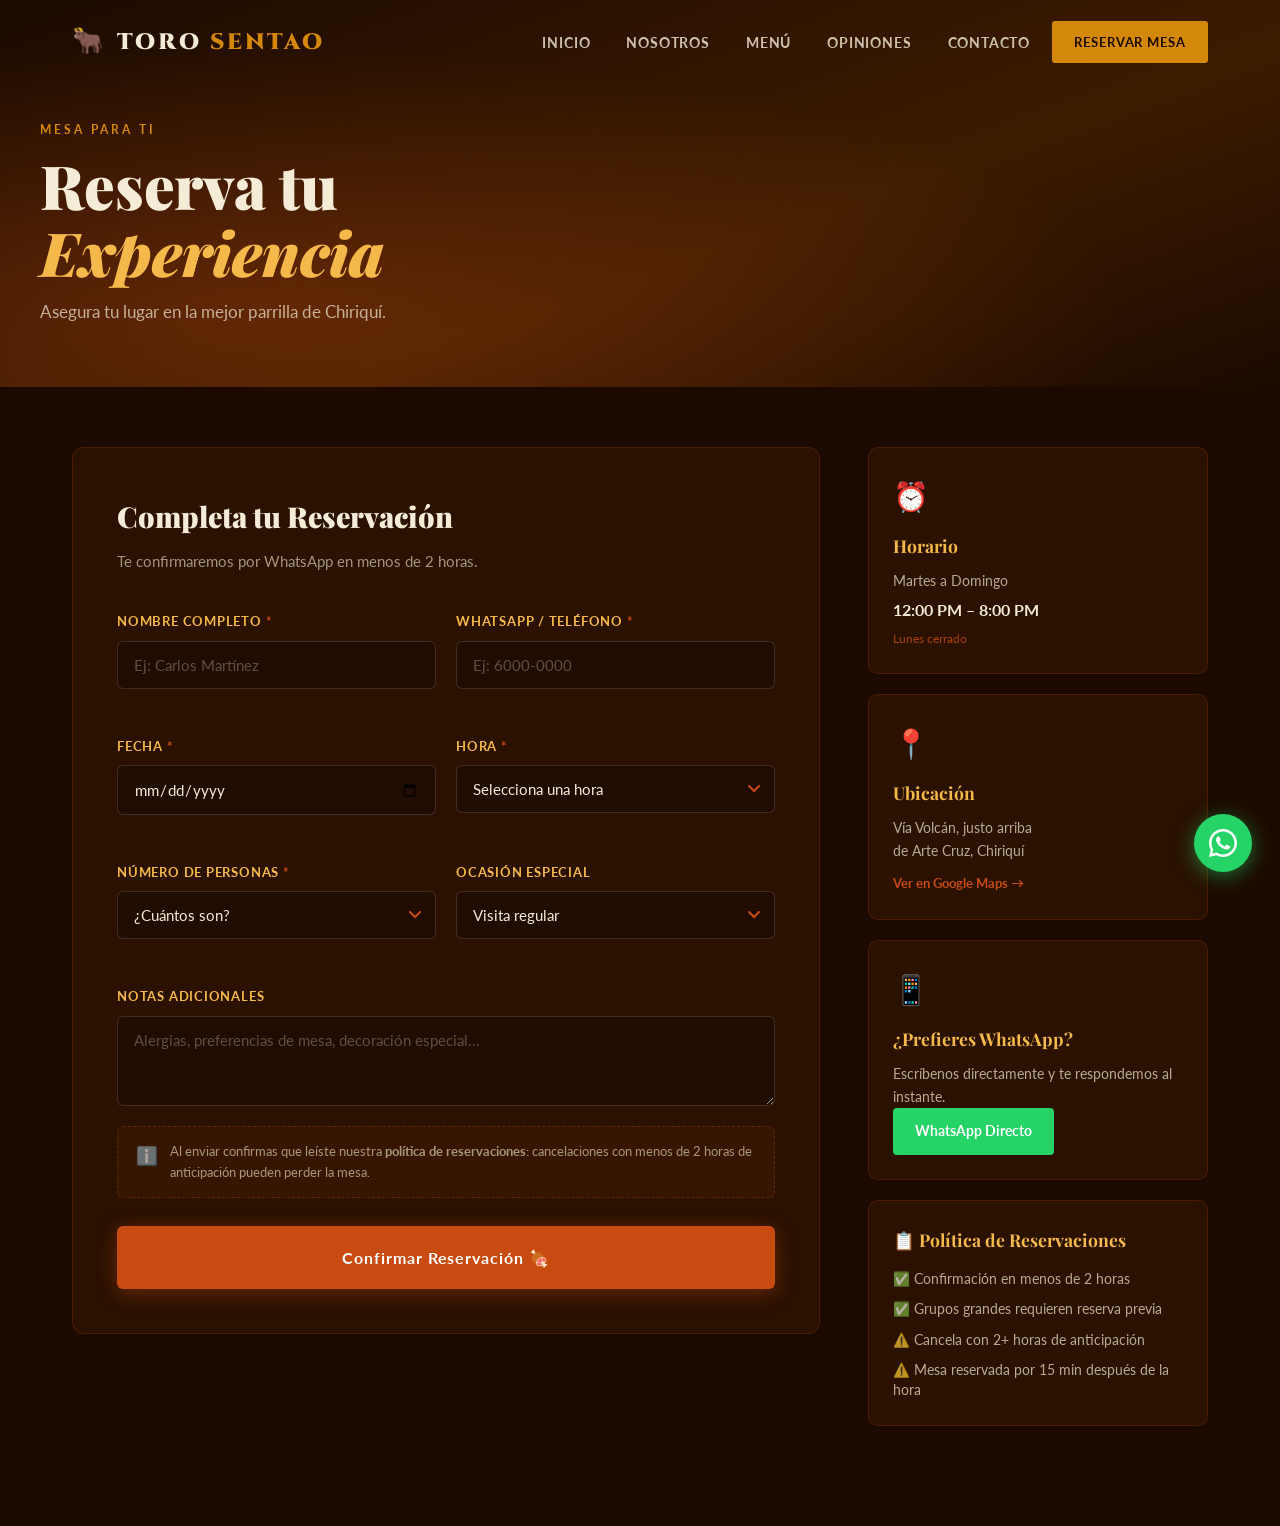
<file: reservaciones.html>
<!DOCTYPE html>
<html lang="es">
<head>
  <meta charset="UTF-8" />
  <meta name="viewport" content="width=device-width, initial-scale=1.0" />
  <meta name="description" content="Reserva tu mesa en Toro Sentao — Vía Volcán, Tierras Altas, Chiriquí." />
  <title>Reservar Mesa — Toro Sentao</title>
  <link rel="preconnect" href="https://fonts.googleapis.com" />
  <link rel="preconnect" href="https://fonts.gstatic.com" crossorigin />
  <link href="https://fonts.googleapis.com/css2?family=Playfair+Display:ital,wght@0,700;0,900;1,700&family=Lato:wght@300;400;700&family=Cinzel:wght@700;900&display=swap" rel="stylesheet" />
  <link rel="stylesheet" href="css/style.css" />
  <link rel="stylesheet" href="css/reservaciones.css" />
  <link rel="icon" href="images/favicon.svg" type="image/svg+xml" />
</head>
<body class="page-reserva">

  <!-- NAVBAR -->
  <nav class="navbar scrolled" id="navbar">
    <div class="nav-container">
      <a href="index.html" class="nav-logo">
        <span class="logo-icon">🐂</span>
        <span class="logo-text">TORO <em>SENTAO</em></span>
      </a>
      <ul class="nav-links" id="navLinks">
        <li><a href="index.html#inicio"       class="nav-link">Inicio</a></li>
        <li><a href="index.html#esencia"      class="nav-link">Nosotros</a></li>
        <li><a href="index.html#menu"         class="nav-link">Menú</a></li>
        <li><a href="index.html#testimonios"  class="nav-link">Opiniones</a></li>
        <li><a href="index.html#contacto"     class="nav-link">Contacto</a></li>
        <li><a href="reservaciones.html"      class="nav-cta active-page">Reservar Mesa</a></li>
      </ul>
      <button class="hamburger" id="hamburger" aria-label="Abrir menú">
        <span></span><span></span><span></span>
      </button>
    </div>
  </nav>

  <!-- HERO RESERVA -->
  <section class="reserva-hero">
    <div class="reserva-hero-content">
      <p class="section-pretitle">Mesa para ti</p>
      <h1 class="reserva-hero-title">Reserva tu<br/><em>Experiencia</em></h1>
      <p class="reserva-hero-sub">Asegura tu lugar en la mejor parrilla de Chiriquí.</p>
    </div>
  </section>

  <!-- FORMULARIO + INFO -->
  <section class="reserva-main">
    <div class="reserva-layout">

      <!-- ── FORMULARIO ── -->
      <div class="reserva-form-wrap">
        <div class="form-header">
          <h2>Completa tu Reservación</h2>
          <p>Te confirmaremos por WhatsApp en menos de 2 horas.</p>
        </div>

        <!-- Estado: inicial (oculto por defecto, JS lo muestra) -->
        <div class="form-status success" id="formSuccess">
          <div class="status-icon">✅</div>
          <h3>¡Reservación Recibida!</h3>
          <p>Gracias <strong id="successName"></strong>. Te confirmaremos por WhatsApp al <strong id="successTel"></strong> en menos de 2 horas.</p>
          <a href="index.html" class="btn-primary">Volver al inicio</a>
        </div>

        <div class="form-status error" id="formError">
          <div class="status-icon">⚠️</div>
          <h3>Algo salió mal</h3>
          <p id="errorMsg">Hubo un error al enviar. Por favor intenta de nuevo o contáctanos por WhatsApp.</p>
          <button class="btn-outline" id="retryBtn">Intentar de nuevo</button>
        </div>

        <form id="reservaForm" novalidate>

          <!-- Fila 1: Nombre + Teléfono -->
          <div class="form-row">
            <div class="form-group">
              <label for="nombre">Nombre completo <span class="req">*</span></label>
              <input type="text" id="nombre" name="nombre"
                     placeholder="Ej: Carlos Martínez"
                     autocomplete="name" required />
              <span class="field-error" id="err-nombre"></span>
            </div>
            <div class="form-group">
              <label for="telefono">WhatsApp / Teléfono <span class="req">*</span></label>
              <input type="tel" id="telefono" name="telefono"
                     placeholder="Ej: 6000-0000"
                     autocomplete="tel" required />
              <span class="field-error" id="err-telefono"></span>
            </div>
          </div>

          <!-- Fila 2: Fecha + Hora -->
          <div class="form-row">
            <div class="form-group">
              <label for="fecha">Fecha <span class="req">*</span></label>
              <input type="date" id="fecha" name="fecha" required />
              <span class="field-error" id="err-fecha"></span>
            </div>
            <div class="form-group">
              <label for="hora">Hora <span class="req">*</span></label>
              <select id="hora" name="hora" required>
                <option value="">Selecciona una hora</option>
                <option value="12:00 PM">12:00 PM</option>
                <option value="12:30 PM">12:30 PM</option>
                <option value="01:00 PM">01:00 PM</option>
                <option value="01:30 PM">01:30 PM</option>
                <option value="02:00 PM">02:00 PM</option>
                <option value="02:30 PM">02:30 PM</option>
                <option value="03:00 PM">03:00 PM</option>
                <option value="03:30 PM">03:30 PM</option>
                <option value="04:00 PM">04:00 PM</option>
                <option value="04:30 PM">04:30 PM</option>
                <option value="05:00 PM">05:00 PM</option>
                <option value="05:30 PM">05:30 PM</option>
                <option value="06:00 PM">06:00 PM</option>
                <option value="06:30 PM">06:30 PM</option>
                <option value="07:00 PM">07:00 PM</option>
                <option value="07:30 PM">07:30 PM</option>
              </select>
              <span class="field-error" id="err-hora"></span>
            </div>
          </div>

          <!-- Fila 3: Personas + Ocasión -->
          <div class="form-row">
            <div class="form-group">
              <label for="personas">Número de personas <span class="req">*</span></label>
              <select id="personas" name="personas" required>
                <option value="">¿Cuántos son?</option>
                <option value="1">1 persona</option>
                <option value="2">2 personas</option>
                <option value="3">3 personas</option>
                <option value="4">4 personas</option>
                <option value="5">5 personas</option>
                <option value="6">6 personas</option>
                <option value="7-10">7 a 10 personas</option>
                <option value="11-20">11 a 20 personas (grupo)</option>
                <option value="20+">Más de 20 (evento)</option>
              </select>
              <span class="field-error" id="err-personas"></span>
            </div>
            <div class="form-group">
              <label for="ocasion">Ocasión especial</label>
              <select id="ocasion" name="ocasion">
                <option value="Visita regular">Visita regular</option>
                <option value="Cumpleaños">🎂 Cumpleaños</option>
                <option value="Aniversario">💑 Aniversario</option>
                <option value="Reunión familiar">👨‍👩‍👧 Reunión familiar</option>
                <option value="Reunión de negocios">💼 Reunión de negocios</option>
                <option value="Despedida">🥂 Despedida</option>
                <option value="Otro">Otro evento</option>
              </select>
            </div>
          </div>

          <!-- Notas -->
          <div class="form-group full-width">
            <label for="notas">Notas adicionales</label>
            <textarea id="notas" name="notas" rows="3"
              placeholder="Alergias, preferencias de mesa, decoración especial..."></textarea>
          </div>

          <!-- Aviso -->
          <div class="form-aviso">
            <span>ℹ️</span>
            <p>Al enviar confirmas que leíste nuestra <strong>política de reservaciones</strong>: cancelaciones con menos de 2 horas de anticipación pueden perder la mesa.</p>
          </div>

          <!-- Botón submit -->
          <button type="submit" class="btn-submit" id="submitBtn">
            <span class="btn-text">Confirmar Reservación 🍖</span>
            <span class="btn-loading" style="display:none">
              <span class="spinner"></span> Enviando...
            </span>
          </button>

        </form>
      </div>

      <!-- ── INFO LATERAL ── -->
      <div class="reserva-info-panel">

        <div class="info-card">
          <div class="info-card-icon">⏰</div>
          <h3>Horario</h3>
          <p>Martes a Domingo</p>
          <strong>12:00 PM – 8:00 PM</strong>
          <p class="info-note">Lunes cerrado</p>
        </div>

        <div class="info-card">
          <div class="info-card-icon">📍</div>
          <h3>Ubicación</h3>
          <p>Vía Volcán, justo arriba<br/>de Arte Cruz, Chiriquí</p>
          <a href="https://maps.google.com/?q=Via+Volcan,+Arte+Cruz,+Chiriquí,+Panamá"
             target="_blank" rel="noopener" class="info-link">Ver en Google Maps →</a>
        </div>

        <div class="info-card">
          <div class="info-card-icon">📱</div>
          <h3>¿Prefieres WhatsApp?</h3>
          <p>Escríbenos directamente y te respondemos al instante.</p>
          <a href="https://wa.me/50760000000?text=Hola%2C%20quiero%20hacer%20una%20reservaci%C3%B3n"
             target="_blank" rel="noopener" class="btn-whatsapp-sm">
            WhatsApp Directo
          </a>
        </div>

        <div class="info-card politics">
          <h3>📋 Política de Reservaciones</h3>
          <ul>
            <li>✅ Confirmación en menos de 2 horas</li>
            <li>✅ Grupos grandes requieren reserva previa</li>
            <li>⚠️ Cancela con 2+ horas de anticipación</li>
            <li>⚠️ Mesa reservada por 15 min después de la hora</li>
          </ul>
        </div>

      </div>
    </div>
  </section>

  <!-- WhatsApp flotante -->
  <a href="https://wa.me/50760000000?text=Hola%2C%20quiero%20información%20sobre%20Toro%20Sentao"
     class="wa-float" target="_blank" rel="noopener" aria-label="WhatsApp">
    <svg viewBox="0 0 24 24" fill="currentColor">
      <path d="M17.472 14.382c-.297-.149-1.758-.867-2.03-.967-.273-.099-.471-.148-.67.15-.197.297-.767.966-.94 1.164-.173.199-.347.223-.644.075-.297-.15-1.255-.463-2.39-1.475-.883-.788-1.48-1.761-1.653-2.059-.173-.297-.018-.458.13-.606.134-.133.298-.347.446-.52.149-.174.198-.298.298-.497.099-.198.05-.371-.025-.52-.075-.149-.669-1.612-.916-2.207-.242-.579-.487-.5-.669-.51-.173-.008-.371-.01-.57-.01-.198 0-.52.074-.792.372-.272.297-1.04 1.016-1.04 2.479 0 1.462 1.065 2.875 1.213 3.074.149.198 2.096 3.2 5.077 4.487.709.306 1.262.489 1.694.625.712.227 1.36.195 1.871.118.571-.085 1.758-.719 2.006-1.413.248-.694.248-1.289.173-1.413-.074-.124-.272-.198-.57-.347zM12 0C5.373 0 0 5.373 0 12c0 2.126.553 4.122 1.523 5.86L0 24l6.29-1.5A11.94 11.94 0 0012 24c6.627 0 12-5.373 12-12S18.627 0 12 0zm0 21.818c-1.9 0-3.68-.51-5.21-1.4l-.374-.222-3.736.892.938-3.625-.244-.384A9.82 9.82 0 012.18 12c0-5.418 4.403-9.818 9.82-9.818 5.418 0 9.818 4.4 9.818 9.818S17.418 21.818 12 21.818z"/>
    </svg>
  </a>

  <script src="js/data.js"></script>
  <script src="js/reservaciones.js"></script>
  <script src="js/main.js"></script>
</body>
</html>
</file>
<file: css/style.css>
/* ════════════════════════════════════════════════════════════
   TORO SENTAO — Estilos Principales
   Paleta: Tierra · Brasa · Bosque
   ════════════════════════════════════════════════════════════ */

/* ─── Variables ─────────────────────────────────────────────── */
:root {
  /* Colores principales */
  --brown-dark:   #1C0A00;
  --brown-mid:    #3D1C00;
  --brown-warm:   #6B3317;
  --orange-burn:  #C84B11;
  --orange-bright:#E8622A;
  --gold:         #D4880A;
  --gold-light:   #F5B84A;
  --cream:        #F5ECD7;
  --cream-dark:   #E8D5B0;
  --green-forest: #2D4A1E;
  --green-light:  #4A7A35;
  --green-muted:  #6B8F5A;
  --charcoal:     #1A1A1A;
  --text-dark:    #1C0A00;
  --text-mid:     #4A2800;
  --text-light:   #8B6347;
  --white:        #FFFFFF;

  /* Tipografía */
  --font-display:  'Playfair Display', Georgia, serif;
  --font-heading:  'Cinzel', 'Times New Roman', serif;
  --font-body:     'Lato', 'Helvetica Neue', sans-serif;

  /* Espaciado */
  --section-pad:   100px;
  --container:     1200px;

  /* Sombras */
  --shadow-sm:  0 2px 8px rgba(28,10,0,.12);
  --shadow-md:  0 8px 32px rgba(28,10,0,.20);
  --shadow-lg:  0 20px 60px rgba(28,10,0,.30);
  --shadow-glow:0 0 40px rgba(200,75,17,.35);

  /* Transiciones */
  --ease: cubic-bezier(.4,0,.2,1);
  --ease-spring: cubic-bezier(.34,1.56,.64,1);
}

/* ─── Reset & Base ───────────────────────────────────────────── */
*, *::before, *::after { box-sizing: border-box; margin: 0; padding: 0; }

html {
  scroll-behavior: smooth;
  font-size: 16px;
}

body {
  font-family: var(--font-body);
  background: var(--brown-dark);
  color: var(--cream);
  line-height: 1.7;
  overflow-x: hidden;
}

img { max-width: 100%; display: block; }
a  { text-decoration: none; color: inherit; }
ul { list-style: none; }
button { cursor: pointer; border: none; background: none; font: inherit; }

/* ─── Scrollbar ──────────────────────────────────────────────── */
::-webkit-scrollbar { width: 6px; }
::-webkit-scrollbar-track { background: var(--brown-dark); }
::-webkit-scrollbar-thumb { background: var(--orange-burn); border-radius: 3px; }

/* ─── Selección de texto ─────────────────────────────────────── */
::selection { background: var(--orange-burn); color: var(--white); }

/* ═══════════════════════════════════════════════════════════════
   TIPOGRAFÍA GLOBAL
═══════════════════════════════════════════════════════════════ */
.section-pretitle {
  font-family: var(--font-body);
  font-size: .75rem;
  font-weight: 700;
  letter-spacing: .25em;
  text-transform: uppercase;
  color: var(--gold);
  margin-bottom: 12px;
}

.section-title {
  font-family: var(--font-display);
  font-size: clamp(2rem, 4vw, 3rem);
  font-weight: 900;
  line-height: 1.15;
  color: var(--cream);
}

.section-subtitle {
  font-size: 1.05rem;
  color: var(--cream-dark);
  max-width: 560px;
  margin: 0 auto;
  opacity: .85;
}

.divider-flame {
  font-size: 1.5rem;
  margin: 20px 0;
}

/* ═══════════════════════════════════════════════════════════════
   BOTONES
═══════════════════════════════════════════════════════════════ */
.btn-primary {
  display: inline-flex;
  align-items: center;
  gap: 8px;
  padding: 16px 36px;
  background: var(--orange-burn);
  color: var(--white);
  font-family: var(--font-body);
  font-weight: 700;
  font-size: .95rem;
  letter-spacing: .06em;
  border-radius: 4px;
  transition: all .3s var(--ease);
  box-shadow: 0 4px 20px rgba(200,75,17,.4);
  position: relative;
  overflow: hidden;
}
.btn-primary::before {
  content: '';
  position: absolute;
  inset: 0;
  background: linear-gradient(90deg, transparent, rgba(255,255,255,.12), transparent);
  transform: translateX(-100%);
  transition: transform .5s var(--ease);
}
.btn-primary:hover { transform: translateY(-2px); box-shadow: 0 8px 30px rgba(200,75,17,.6); }
.btn-primary:hover::before { transform: translateX(100%); }
.btn-primary:active { transform: translateY(0); }

.btn-secondary {
  display: inline-flex;
  align-items: center;
  padding: 15px 32px;
  background: transparent;
  color: var(--cream);
  font-family: var(--font-body);
  font-weight: 700;
  font-size: .9rem;
  letter-spacing: .06em;
  border: 1.5px solid rgba(245,236,215,.4);
  border-radius: 4px;
  transition: all .3s var(--ease);
}
.btn-secondary:hover {
  background: rgba(245,236,215,.1);
  border-color: var(--cream);
}

.btn-outline {
  display: inline-flex;
  align-items: center;
  padding: 13px 30px;
  background: transparent;
  color: var(--orange-burn);
  font-family: var(--font-body);
  font-weight: 700;
  font-size: .9rem;
  letter-spacing: .04em;
  border: 2px solid var(--orange-burn);
  border-radius: 4px;
  transition: all .3s var(--ease);
}
.btn-outline:hover {
  background: var(--orange-burn);
  color: var(--white);
  transform: translateY(-2px);
}

.btn-whatsapp {
  display: inline-flex;
  align-items: center;
  gap: 10px;
  padding: 16px 36px;
  background: #25D366;
  color: var(--white);
  font-family: var(--font-body);
  font-weight: 700;
  font-size: 1rem;
  letter-spacing: .04em;
  border-radius: 4px;
  transition: all .3s var(--ease);
  box-shadow: 0 4px 20px rgba(37,211,102,.4);
}
.btn-whatsapp:hover { transform: translateY(-2px); background: #128C7E; box-shadow: 0 8px 30px rgba(37,211,102,.5); }
.btn-whatsapp .wa-icon { width: 22px; height: 22px; }

.btn-whatsapp-sm {
  display: inline-flex;
  align-items: center;
  gap: 8px;
  padding: 12px 22px;
  background: #25D366;
  color: var(--white);
  font-family: var(--font-body);
  font-weight: 700;
  font-size: .85rem;
  border-radius: 4px;
  transition: all .3s var(--ease);
}
.btn-whatsapp-sm:hover { background: #128C7E; transform: translateY(-2px); }

/* ═══════════════════════════════════════════════════════════════
   NAVBAR
═══════════════════════════════════════════════════════════════ */
.navbar {
  position: fixed;
  top: 0; left: 0; right: 0;
  z-index: 1000;
  padding: 20px 0;
  transition: all .4s var(--ease);
}
.navbar.scrolled {
  background: rgba(28,10,0,.96);
  backdrop-filter: blur(16px);
  padding: 12px 0;
  box-shadow: 0 4px 30px rgba(0,0,0,.4);
}

.nav-container {
  max-width: var(--container);
  margin: 0 auto;
  padding: 0 32px;
  display: flex;
  align-items: center;
  justify-content: space-between;
  gap: 24px;
}

.nav-logo {
  display: flex;
  align-items: center;
  gap: 10px;
  font-family: var(--font-heading);
  font-size: 1.4rem;
  font-weight: 900;
  letter-spacing: .12em;
  color: var(--cream);
  transition: color .3s;
}
.nav-logo:hover { color: var(--gold-light); }
.logo-icon { font-size: 1.6rem; }
.nav-logo em { color: var(--gold); font-style: normal; }

.nav-links {
  display: flex;
  align-items: center;
  gap: 8px;
}

.nav-link {
  font-size: .85rem;
  font-weight: 700;
  letter-spacing: .06em;
  text-transform: uppercase;
  color: rgba(245,236,215,.8);
  padding: 8px 14px;
  border-radius: 3px;
  transition: all .25s;
}
.nav-link:hover { color: var(--gold-light); background: rgba(245,236,215,.07); }

.nav-cta {
  display: inline-block;
  padding: 10px 22px;
  background: var(--orange-burn);
  color: var(--white);
  font-size: .82rem;
  font-weight: 700;
  letter-spacing: .07em;
  text-transform: uppercase;
  border-radius: 3px;
  transition: all .3s;
}
.nav-cta:hover { background: var(--orange-bright); transform: translateY(-1px); }

.hamburger {
  display: none;
  flex-direction: column;
  gap: 5px;
  padding: 6px;
}
.hamburger span {
  display: block;
  width: 24px;
  height: 2px;
  background: var(--cream);
  border-radius: 2px;
  transition: all .3s var(--ease);
}
.hamburger.open span:nth-child(1) { transform: translateY(7px) rotate(45deg); }
.hamburger.open span:nth-child(2) { opacity: 0; transform: scaleX(0); }
.hamburger.open span:nth-child(3) { transform: translateY(-7px) rotate(-45deg); }

/* ═══════════════════════════════════════════════════════════════
   HERO
═══════════════════════════════════════════════════════════════ */
.hero {
  position: relative;
  min-height: 100vh;
  display: flex;
  align-items: center;
  justify-content: center;
  overflow: hidden;
  background: var(--brown-dark);
}

#emberCanvas {
  position: absolute;
  inset: 0;
  width: 100%;
  height: 100%;
  z-index: 1;
  pointer-events: none;
}

.hero-bg {
  position: absolute;
  inset: -40px;
  background:
    radial-gradient(ellipse at 30% 70%, rgba(200,75,17,.35) 0%, transparent 60%),
    radial-gradient(ellipse at 70% 30%, rgba(61,28,0,.8) 0%, transparent 60%),
    linear-gradient(160deg, #1C0A00 0%, #3D1C00 40%, #1C0A00 100%);
  transform: scale(1.05);
  transition: transform .1s linear;
}

.hero-overlay {
  position: absolute;
  inset: 0;
  background:
    linear-gradient(to bottom, rgba(28,10,0,.2) 0%, rgba(28,10,0,.0) 40%, rgba(28,10,0,.85) 100%);
  z-index: 2;
}

.hero-smoke {
  position: absolute;
  inset: 0;
  background: url("data:image/svg+xml,%3Csvg viewBox='0 0 800 600' xmlns='http://www.w3.org/2000/svg'%3E%3Cfilter id='n'%3E%3CfeTurbulence type='fractalNoise' baseFrequency='.65' numOctaves='3' stitchTiles='stitch'/%3E%3CfeColorMatrix type='saturate' values='0'/%3E%3C/filter%3E%3Crect width='100%25' height='100%25' filter='url(%23n)' opacity='.04'/%3E%3C/svg%3E");
  z-index: 3;
  pointer-events: none;
  opacity: .4;
}

.hero-content {
  position: relative;
  z-index: 10;
  text-align: center;
  max-width: 820px;
  padding: 120px 32px 80px;
}

.hero-pretitle {
  font-size: .72rem;
  font-weight: 700;
  letter-spacing: .35em;
  text-transform: uppercase;
  color: var(--gold);
  margin-bottom: 24px;
  opacity: 0;
  animation: fadeUp .8s var(--ease) .3s forwards;
}

.hero-title {
  font-family: var(--font-display);
  font-size: clamp(2.8rem, 7vw, 5.5rem);
  font-weight: 900;
  line-height: 1.08;
  color: var(--cream);
  margin-bottom: 28px;
  opacity: 0;
  animation: fadeUp 1s var(--ease) .5s forwards;
}
.hero-title em {
  font-style: italic;
  color: var(--gold-light);
  display: block;
}

.hero-subtitle {
  font-size: clamp(1rem, 2vw, 1.2rem);
  color: rgba(245,236,215,.8);
  max-width: 540px;
  margin: 0 auto 40px;
  line-height: 1.7;
  opacity: 0;
  animation: fadeUp .8s var(--ease) .7s forwards;
}

.hero-actions {
  display: flex;
  align-items: center;
  justify-content: center;
  gap: 16px;
  flex-wrap: wrap;
  margin-bottom: 48px;
  opacity: 0;
  animation: fadeUp .8s var(--ease) .9s forwards;
}

.hero-badges {
  display: flex;
  align-items: center;
  justify-content: center;
  gap: 12px;
  flex-wrap: wrap;
  opacity: 0;
  animation: fadeUp .8s var(--ease) 1.1s forwards;
}
.badge {
  display: inline-flex;
  align-items: center;
  gap: 6px;
  padding: 8px 18px;
  border: 1px solid rgba(245,236,215,.2);
  border-radius: 40px;
  font-size: .78rem;
  font-weight: 700;
  letter-spacing: .06em;
  color: rgba(245,236,215,.75);
  backdrop-filter: blur(4px);
  background: rgba(28,10,0,.3);
}

.scroll-indicator {
  position: absolute;
  bottom: 36px;
  left: 50%;
  transform: translateX(-50%);
  z-index: 10;
  animation: bounce 2.2s ease-in-out infinite;
}
.scroll-arrow {
  width: 28px;
  height: 28px;
  border-right: 2px solid rgba(245,236,215,.5);
  border-bottom: 2px solid rgba(245,236,215,.5);
  transform: rotate(45deg);
}

/* ═══════════════════════════════════════════════════════════════
   ESENCIA (SOBRE NOSOTROS)
═══════════════════════════════════════════════════════════════ */
.esencia {
  padding: var(--section-pad) 32px;
  background: var(--cream);
}
.esencia-container {
  max-width: var(--container);
  margin: 0 auto;
  display: grid;
  grid-template-columns: 1fr 1fr;
  gap: 80px;
  align-items: center;
}

.esencia-visual { position: relative; }
.esencia-img-frame {
  position: relative;
  border-radius: 8px;
  overflow: visible;
}
.esencia-img-placeholder {
  width: 100%;
  aspect-ratio: 4/5;
  background: linear-gradient(160deg, var(--brown-mid) 0%, var(--brown-dark) 60%, #0d0400 100%);
  border-radius: 8px;
  display: flex;
  align-items: center;
  justify-content: center;
  box-shadow: var(--shadow-lg);
  overflow: hidden;
  position: relative;
}
.esencia-img-placeholder::after {
  content: 'FOTO REAL\nDEL RESTAURANTE';
  position: absolute;
  bottom: 24px;
  left: 50%;
  transform: translateX(-50%);
  font-size: .65rem;
  letter-spacing: .15em;
  text-align: center;
  color: rgba(245,236,215,.3);
  white-space: pre;
  line-height: 1.8;
}

.flame-svg {
  width: 160px;
  height: 220px;
}
.flame-path { animation: flicker 2s ease-in-out infinite alternate; }
.f2 { animation-delay: .3s; animation-duration: 1.5s; }

.esencia-badge-floating {
  position: absolute;
  bottom: -20px;
  right: -20px;
  background: var(--orange-burn);
  color: var(--white);
  padding: 20px 24px;
  border-radius: 6px;
  text-align: center;
  box-shadow: var(--shadow-md);
  display: flex;
  flex-direction: column;
  gap: 2px;
}
.esencia-badge-floating span { font-size: .7rem; letter-spacing: .08em; text-transform: uppercase; opacity: .85; }
.esencia-badge-floating strong { font-family: var(--font-display); font-size: 2.2rem; line-height: 1; }

.esencia-text { color: var(--text-dark); }
.esencia-text .section-title { color: var(--text-dark); }
.esencia-text .section-pretitle { color: var(--orange-burn); }

.esencia-body {
  font-size: 1.05rem;
  line-height: 1.85;
  color: var(--text-mid);
  margin-bottom: 20px;
}
.esencia-body strong { color: var(--brown-mid); font-weight: 700; }
.esencia-body em { color: var(--orange-burn); font-style: italic; }

.esencia-stats {
  display: flex;
  align-items: center;
  gap: 24px;
  margin: 36px 0;
  padding: 24px;
  background: var(--cream-dark);
  border-radius: 8px;
}
.stat { text-align: center; flex: 1; }
.stat strong { display: block; font-family: var(--font-display); font-size: 2rem; font-weight: 900; color: var(--orange-burn); }
.stat span { font-size: .75rem; color: var(--text-light); font-weight: 700; letter-spacing: .05em; text-transform: uppercase; }
.stat-divider { width: 1px; height: 48px; background: rgba(107,51,23,.2); }

/* ═══════════════════════════════════════════════════════════════
   MENÚ
═══════════════════════════════════════════════════════════════ */
.menu {
  padding: var(--section-pad) 32px;
  background: var(--brown-dark);
  position: relative;
}
.menu::before {
  content: '';
  position: absolute;
  top: 0; left: 0; right: 0;
  height: 4px;
  background: linear-gradient(90deg, transparent, var(--orange-burn), var(--gold), var(--orange-burn), transparent);
}

.menu-container { max-width: var(--container); margin: 0 auto; }
.menu-header { text-align: center; margin-bottom: 48px; }
.menu-header .section-subtitle { margin-top: 16px; }

.menu-filters {
  display: flex;
  align-items: center;
  justify-content: center;
  gap: 10px;
  flex-wrap: wrap;
  margin-bottom: 48px;
}
.filter-btn {
  padding: 10px 24px;
  border: 1.5px solid rgba(245,236,215,.25);
  border-radius: 40px;
  color: rgba(245,236,215,.65);
  font-size: .83rem;
  font-weight: 700;
  letter-spacing: .05em;
  transition: all .3s var(--ease);
  cursor: pointer;
}
.filter-btn:hover { border-color: var(--gold); color: var(--gold); }
.filter-btn.active {
  background: var(--orange-burn);
  border-color: var(--orange-burn);
  color: var(--white);
}

.menu-grid {
  display: grid;
  grid-template-columns: repeat(auto-fill, minmax(300px, 1fr));
  gap: 28px;
}

/* Menu Card */
.menu-card {
  background: rgba(61,28,0,.5);
  border: 1px solid rgba(200,75,17,.2);
  border-radius: 10px;
  overflow: hidden;
  transition: all .35s var(--ease);
  cursor: default;
  position: relative;
}
.menu-card:hover {
  transform: translateY(-6px);
  border-color: var(--orange-burn);
  box-shadow: 0 16px 40px rgba(200,75,17,.25);
}
.menu-card.hidden { display: none; }

.menu-card-img {
  width: 100%;
  height: 180px;
  display: flex;
  align-items: center;
  justify-content: center;
  font-size: 4rem;
  background: linear-gradient(160deg, var(--brown-mid), var(--brown-dark));
  position: relative;
  overflow: hidden;
}
.menu-card-img::after {
  content: '';
  position: absolute;
  inset: 0;
  background: linear-gradient(to top, rgba(28,10,0,.6), transparent);
}

.menu-card-tag {
  position: absolute;
  top: 14px; left: 14px;
  padding: 4px 12px;
  background: var(--orange-burn);
  color: var(--white);
  font-size: .68rem;
  font-weight: 700;
  letter-spacing: .08em;
  text-transform: uppercase;
  border-radius: 20px;
  z-index: 2;
}

.menu-card-body { padding: 20px 24px 24px; }
.menu-card-title {
  font-family: var(--font-display);
  font-size: 1.25rem;
  font-weight: 700;
  color: var(--cream);
  margin-bottom: 8px;
}
.menu-card-desc {
  font-size: .88rem;
  color: rgba(245,236,215,.65);
  line-height: 1.65;
  margin-bottom: 16px;
}
.menu-card-footer {
  display: flex;
  align-items: center;
  justify-content: space-between;
}
.menu-card-price {
  font-family: var(--font-display);
  font-size: 1.35rem;
  font-weight: 700;
  color: var(--gold-light);
}
.menu-card-price span { font-size: .8rem; font-weight: 400; opacity: .6; }
.menu-card-badge {
  font-size: .7rem;
  font-weight: 700;
  letter-spacing: .06em;
  color: var(--green-muted);
  border: 1px solid var(--green-muted);
  padding: 4px 10px;
  border-radius: 20px;
}

.menu-note {
  display: flex;
  align-items: center;
  gap: 12px;
  margin-top: 40px;
  padding: 18px 24px;
  background: rgba(200,75,17,.1);
  border: 1px dashed rgba(200,75,17,.3);
  border-radius: 8px;
  font-size: .85rem;
  color: rgba(245,236,215,.65);
}
.menu-note span { font-size: 1.2rem; }

/* ═══════════════════════════════════════════════════════════════
   BANNER RESERVA
═══════════════════════════════════════════════════════════════ */
.reserva-banner {
  background: linear-gradient(135deg, var(--brown-mid) 0%, var(--orange-burn) 100%);
  padding: 80px 32px;
  text-align: center;
  position: relative;
  overflow: hidden;
}
.reserva-banner::before {
  content: '';
  position: absolute;
  inset: 0;
  background: url("data:image/svg+xml,%3Csvg viewBox='0 0 800 600' xmlns='http://www.w3.org/2000/svg'%3E%3Cfilter id='n'%3E%3CfeTurbulence type='fractalNoise' baseFrequency='.9' numOctaves='4' stitchTiles='stitch'/%3E%3CfeColorMatrix type='saturate' values='0'/%3E%3C/filter%3E%3Crect width='100%25' height='100%25' filter='url(%23n)' opacity='.06'/%3E%3C/svg%3E");
}

.reserva-content { position: relative; z-index: 2; max-width: 640px; margin: 0 auto; }
.reserva-flames { font-size: 1.8rem; margin-bottom: 20px; }
.reserva-content h2 {
  font-family: var(--font-display);
  font-size: clamp(1.6rem, 3.5vw, 2.5rem);
  font-weight: 900;
  color: var(--white);
  margin-bottom: 16px;
}
.reserva-content p {
  font-size: 1.05rem;
  color: rgba(255,255,255,.85);
  margin-bottom: 36px;
}

/* ═══════════════════════════════════════════════════════════════
   TESTIMONIOS
═══════════════════════════════════════════════════════════════ */
.testimonios {
  padding: var(--section-pad) 32px;
  background: var(--cream);
  overflow: hidden;
}
.testimonios-container { max-width: var(--container); margin: 0 auto; }
.testimonios-header { text-align: center; margin-bottom: 56px; }
.testimonios-header .section-title { color: var(--text-dark); }
.testimonios-header .section-pretitle { color: var(--orange-burn); }

.testimonios-track-wrap { overflow: hidden; }
.testimonios-track {
  display: flex;
  gap: 28px;
  transition: transform .5s var(--ease);
}

/* Testimonial Card */
.testi-card {
  min-width: calc(50% - 14px);
  background: var(--white);
  border-radius: 10px;
  padding: 36px;
  box-shadow: var(--shadow-sm);
  border: 1px solid rgba(107,51,23,.1);
  position: relative;
  transition: box-shadow .3s;
}
.testi-card:hover { box-shadow: var(--shadow-md); }

.testi-quote-icon {
  font-family: var(--font-display);
  font-size: 5rem;
  line-height: .6;
  color: var(--orange-burn);
  opacity: .2;
  position: absolute;
  top: 20px; left: 28px;
  font-weight: 900;
}
.testi-stars { color: var(--gold); font-size: 1.1rem; margin-bottom: 16px; }
.testi-text {
  font-size: 1rem;
  line-height: 1.8;
  color: var(--text-mid);
  font-style: italic;
  margin-bottom: 24px;
  position: relative;
  z-index: 1;
}
.testi-author {
  display: flex;
  align-items: center;
  gap: 14px;
}
.testi-avatar {
  width: 44px; height: 44px;
  background: linear-gradient(135deg, var(--orange-burn), var(--gold));
  border-radius: 50%;
  display: flex;
  align-items: center;
  justify-content: center;
  font-size: 1.1rem;
  font-weight: 700;
  color: var(--white);
  font-family: var(--font-display);
  flex-shrink: 0;
}
.testi-name { font-weight: 700; color: var(--text-dark); font-size: .95rem; }
.testi-location { font-size: .78rem; color: var(--text-light); }

.testimonios-dots {
  display: flex;
  justify-content: center;
  gap: 8px;
  margin-top: 32px;
}
.dot {
  width: 8px; height: 8px;
  border-radius: 50%;
  background: rgba(107,51,23,.25);
  border: none;
  cursor: pointer;
  transition: all .3s;
}
.dot.active { background: var(--orange-burn); transform: scale(1.3); }

.testimonios-cta {
  text-align: center;
  margin-top: 48px;
}
.testimonios-cta p { color: var(--text-mid); margin-bottom: 16px; }

/* ═══════════════════════════════════════════════════════════════
   UBICACIÓN
═══════════════════════════════════════════════════════════════ */
.ubicacion {
  padding: var(--section-pad) 32px;
  background: linear-gradient(160deg, var(--brown-dark) 0%, var(--brown-mid) 100%);
}
.ubicacion-container {
  max-width: var(--container);
  margin: 0 auto;
  display: grid;
  grid-template-columns: 1fr 1.2fr;
  gap: 60px;
  align-items: center;
}

.ubicacion-info .section-title { margin-bottom: 16px; }
.ubicacion-desc { color: rgba(245,236,215,.7); margin-bottom: 32px; font-size: 1rem; }

.ubicacion-dato {
  display: flex;
  align-items: flex-start;
  gap: 16px;
  padding: 18px 0;
  border-bottom: 1px solid rgba(245,236,215,.1);
}
.ubi-icon { font-size: 1.4rem; margin-top: 2px; }
.ubicacion-dato div { display: flex; flex-direction: column; gap: 4px; }
.ubicacion-dato strong { color: var(--gold-light); font-size: .85rem; text-transform: uppercase; letter-spacing: .06em; }
.ubicacion-dato span { color: rgba(245,236,215,.8); font-size: .95rem; }

.ubicacion-info .btn-primary { margin-top: 32px; }

.mapa-embed {
  width: 100%;
  aspect-ratio: 4/3;
  border-radius: 10px;
  overflow: hidden;
  box-shadow: var(--shadow-lg);
  border: 2px solid rgba(200,75,17,.3);
}
.mapa-embed iframe { width: 100%; height: 100%; }

/* ═══════════════════════════════════════════════════════════════
   FOOTER
═══════════════════════════════════════════════════════════════ */
.footer {
  background: var(--charcoal);
  padding-top: 80px;
}

.footer-top {
  max-width: var(--container);
  margin: 0 auto;
  padding: 0 32px 60px;
  display: grid;
  grid-template-columns: 2fr 1.5fr 1.5fr 1.5fr;
  gap: 48px;
}

.footer-logo {
  font-family: var(--font-heading);
  font-size: 1.5rem;
  font-weight: 900;
  letter-spacing: .1em;
  color: var(--cream);
  margin-bottom: 16px;
}
.footer-logo em { color: var(--gold); font-style: normal; }
.footer-tagline { font-size: .9rem; color: rgba(245,236,215,.5); line-height: 1.7; margin-bottom: 24px; }

.footer-social { display: flex; gap: 12px; }
.social-link {
  width: 38px; height: 38px;
  border: 1px solid rgba(245,236,215,.2);
  border-radius: 50%;
  display: flex;
  align-items: center;
  justify-content: center;
  color: rgba(245,236,215,.6);
  transition: all .3s;
}
.social-link:hover { border-color: var(--orange-burn); color: var(--orange-burn); transform: translateY(-2px); }
.social-link svg { width: 16px; height: 16px; }

.footer-info h4, .footer-pagos h4, .footer-reserva h4 {
  font-size: .75rem;
  font-weight: 700;
  letter-spacing: .15em;
  text-transform: uppercase;
  color: var(--gold);
  margin-bottom: 20px;
}

.footer-info ul li {
  font-size: .88rem;
  color: rgba(245,236,215,.6);
  margin-bottom: 12px;
  display: flex;
  align-items: center;
  gap: 8px;
}
.footer-info ul li a { transition: color .25s; }
.footer-info ul li a:hover { color: var(--gold-light); }

.pagos-grid { display: flex; flex-wrap: wrap; gap: 10px; margin-bottom: 28px; }
.pago-badge {
  padding: 8px 16px;
  background: rgba(245,236,215,.07);
  border: 1px solid rgba(245,236,215,.15);
  border-radius: 4px;
  font-size: .8rem;
  color: rgba(245,236,215,.75);
}

.footer-horario-detalle h4 { margin-top: 0; margin-bottom: 12px; }
.horario-row {
  display: flex;
  justify-content: space-between;
  align-items: center;
  padding: 8px 0;
  border-bottom: 1px solid rgba(245,236,215,.08);
  font-size: .83rem;
  color: rgba(245,236,215,.6);
}
.cerrado { color: rgba(200,75,17,.8); font-weight: 700; }

.footer-reserva p { font-size: .88rem; color: rgba(245,236,215,.6); line-height: 1.7; margin-bottom: 20px; }

.footer-bottom {
  border-top: 1px solid rgba(245,236,215,.08);
  padding: 24px 32px;
  display: flex;
  align-items: center;
  justify-content: space-between;
  flex-wrap: wrap;
  gap: 12px;
  max-width: 100%;
}
.footer-bottom p { font-size: .78rem; color: rgba(245,236,215,.4); }
.footer-credits a { color: rgba(245,236,215,.4); margin: 0 6px; transition: color .25s; }
.footer-credits a:hover { color: var(--gold-light); }

/* ═══════════════════════════════════════════════════════════════
   FLOATING BUTTONS
═══════════════════════════════════════════════════════════════ */
.wa-float {
  position: fixed;
  bottom: 28px;
  right: 28px;
  width: 58px; height: 58px;
  background: #25D366;
  border-radius: 50%;
  display: flex;
  align-items: center;
  justify-content: center;
  box-shadow: 0 4px 20px rgba(37,211,102,.5);
  z-index: 999;
  transition: all .3s var(--ease-spring);
  animation: pulse-wa 3s ease-in-out infinite;
}
.wa-float:hover { transform: scale(1.12); box-shadow: 0 8px 30px rgba(37,211,102,.6); animation: none; }
.wa-float svg { width: 28px; height: 28px; color: var(--white); }

.back-top {
  position: fixed;
  bottom: 96px;
  right: 28px;
  width: 42px; height: 42px;
  background: var(--orange-burn);
  color: var(--white);
  border-radius: 4px;
  font-size: .75rem;
  z-index: 999;
  opacity: 0;
  transform: translateY(20px);
  transition: all .35s var(--ease);
  pointer-events: none;
  box-shadow: var(--shadow-sm);
}
.back-top.visible { opacity: 1; transform: translateY(0); pointer-events: auto; }
.back-top:hover { background: var(--orange-bright); transform: translateY(-2px); }

/* ═══════════════════════════════════════════════════════════════
   ANIMACIONES
═══════════════════════════════════════════════════════════════ */
@keyframes fadeUp {
  from { opacity: 0; transform: translateY(28px); }
  to   { opacity: 1; transform: translateY(0); }
}
@keyframes bounce {
  0%,100% { transform: translateX(-50%) translateY(0); }
  50%      { transform: translateX(-50%) translateY(10px); }
}
@keyframes flicker {
  0%   { transform: scaleX(1) scaleY(1); opacity: 1; }
  33%  { transform: scaleX(.96) scaleY(1.03); opacity: .9; }
  66%  { transform: scaleX(1.02) scaleY(.98); opacity: .95; }
  100% { transform: scaleX(.98) scaleY(1.04); opacity: 1; }
}
@keyframes pulse-wa {
  0%,100% { box-shadow: 0 4px 20px rgba(37,211,102,.5); }
  50%      { box-shadow: 0 4px 30px rgba(37,211,102,.8), 0 0 0 8px rgba(37,211,102,.1); }
}

/* Scroll reveal */
.reveal {
  opacity: 0;
  transform: translateY(36px);
  transition: opacity .7s var(--ease), transform .7s var(--ease);
}
.reveal.visible { opacity: 1; transform: translateY(0); }

/* ═══════════════════════════════════════════════════════════════
   RESPONSIVE
═══════════════════════════════════════════════════════════════ */
@media (max-width: 1024px) {
  .footer-top { grid-template-columns: 1fr 1fr; }
  .esencia-container { grid-template-columns: 1fr; gap: 48px; }
  .esencia-visual { max-width: 420px; margin: 0 auto; }
  .ubicacion-container { grid-template-columns: 1fr; }
}

@media (max-width: 768px) {
  :root { --section-pad: 64px; }

  .nav-links {
    position: fixed;
    top: 0; right: -100%;
    width: min(320px, 85vw);
    height: 100vh;
    background: rgba(28,10,0,.97);
    backdrop-filter: blur(20px);
    flex-direction: column;
    align-items: flex-start;
    padding: 100px 32px 40px;
    gap: 6px;
    transition: right .4s var(--ease);
    border-left: 1px solid rgba(200,75,17,.2);
  }
  .nav-links.open { right: 0; }
  .nav-link { font-size: 1rem; width: 100%; padding: 14px 0; border-bottom: 1px solid rgba(245,236,215,.06); }
  .nav-cta { margin-top: 16px; width: 100%; text-align: center; justify-content: center; }
  .hamburger { display: flex; }

  .hero-actions { flex-direction: column; align-items: center; }
  .hero-badges { gap: 8px; }
  .badge { font-size: .7rem; padding: 6px 14px; }

  .testi-card { min-width: calc(100% - 0px); }
  .menu-grid { grid-template-columns: 1fr; }
  .footer-top { grid-template-columns: 1fr; gap: 36px; }
  .footer-bottom { flex-direction: column; text-align: center; }

  .esencia-stats { flex-direction: column; gap: 20px; }
  .stat-divider { width: 60px; height: 1px; }
}

@media (max-width: 480px) {
  .nav-container { padding: 0 20px; }
  .hero-content { padding: 100px 20px 60px; }
  }
</file>
<file: css/admin.css>
/* ════════════════════════════════════════════════════════════
   TORO SENTAO — Estilos Panel Admin
   ════════════════════════════════════════════════════════════ */

.page-admin { background: #0f0f0f; min-height: 100vh; }

/* ══ LOGIN ════════════════════════════════════════════════ */
.login-screen {
  min-height: 100vh;
  display: flex;
  align-items: center;
  justify-content: center;
  background: linear-gradient(160deg, #0f0f0f 0%, var(--brown-dark) 100%);
  padding: 24px;
}
.login-box {
  background: rgba(61,28,0,.5);
  border: 1px solid rgba(200,75,17,.3);
  border-radius: 14px;
  padding: 48px 40px;
  width: 100%;
  max-width: 400px;
  text-align: center;
  backdrop-filter: blur(12px);
}
.login-logo { font-size: 3.5rem; margin-bottom: 12px; }
.login-title {
  font-family: var(--font-heading);
  font-size: 1.6rem;
  font-weight: 900;
  letter-spacing: .14em;
  color: var(--cream);
  margin-bottom: 6px;
}
.login-title em { color: var(--gold); font-style: normal; }
.login-sub { font-size: .82rem; color: rgba(245,236,215,.5); letter-spacing: .08em; text-transform: uppercase; margin-bottom: 36px; }

.login-form { text-align: left; }
.login-form .form-group { margin-bottom: 16px; }
.login-form label { color: var(--gold-light); font-size: .78rem; font-weight: 700; letter-spacing: .08em; text-transform: uppercase; display: block; margin-bottom: 8px; }
.login-form input {
  width: 100%;
  padding: 14px 16px;
  background: rgba(28,10,0,.7);
  border: 1.5px solid rgba(245,236,215,.15);
  border-radius: 6px;
  color: var(--cream);
  font-family: var(--font-body);
  font-size: 1rem;
  outline: none;
  transition: border-color .25s;
}
.login-form input:focus { border-color: var(--orange-burn); }

.login-error {
  color: #e74c3c;
  font-size: .82rem;
  margin-bottom: 12px;
  display: none;
  text-align: center;
}
.login-error.visible { display: block; }

.btn-login {
  width: 100%;
  padding: 15px;
  background: var(--orange-burn);
  color: var(--white);
  font-family: var(--font-body);
  font-weight: 700;
  font-size: .95rem;
  letter-spacing: .06em;
  border: none;
  border-radius: 6px;
  cursor: pointer;
  transition: all .3s;
  margin-bottom: 20px;
}
.btn-login:hover { background: var(--orange-bright); transform: translateY(-1px); }
.login-back { font-size: .82rem; color: rgba(245,236,215,.4); transition: color .25s; }
.login-back:hover { color: var(--gold-light); }

/* ══ LAYOUT PANEL ══════════════════════════════════════════ */
.admin-panel {
  display: grid;
  grid-template-columns: 240px 1fr;
  min-height: 100vh;
}

/* ── Sidebar ──────────────────────────────────────────────── */
.admin-sidebar {
  background: rgba(28,10,0,.97);
  border-right: 1px solid rgba(200,75,17,.2);
  display: flex;
  flex-direction: column;
  position: fixed;
  top: 0; left: 0;
  width: 240px;
  height: 100vh;
  z-index: 100;
  transition: transform .3s var(--ease);
}
.sidebar-logo {
  display: flex;
  align-items: center;
  gap: 12px;
  padding: 24px 20px;
  border-bottom: 1px solid rgba(200,75,17,.15);
  font-size: 1.5rem;
}
.sidebar-logo div strong {
  display: block;
  font-family: var(--font-heading);
  font-size: .9rem;
  letter-spacing: .1em;
  color: var(--cream);
}
.sidebar-logo div small {
  font-size: .7rem;
  color: rgba(245,236,215,.4);
  letter-spacing: .06em;
  text-transform: uppercase;
}

.sidebar-nav {
  flex: 1;
  padding: 20px 12px;
  display: flex;
  flex-direction: column;
  gap: 4px;
}
.sidebar-link {
  width: 100%;
  text-align: left;
  padding: 12px 16px;
  background: transparent;
  color: rgba(245,236,215,.6);
  font-family: var(--font-body);
  font-size: .88rem;
  font-weight: 700;
  border-radius: 6px;
  border: none;
  cursor: pointer;
  transition: all .25s;
  letter-spacing: .03em;
}
.sidebar-link:hover { background: rgba(200,75,17,.1); color: var(--cream); }
.sidebar-link.active { background: var(--orange-burn); color: var(--white); }

.sidebar-footer {
  padding: 20px;
  border-top: 1px solid rgba(200,75,17,.15);
  display: flex;
  flex-direction: column;
  gap: 10px;
}
.btn-logout {
  padding: 10px;
  background: rgba(231,76,60,.15);
  border: 1px solid rgba(231,76,60,.3);
  color: #e74c3c;
  font-size: .82rem;
  font-weight: 700;
  border-radius: 5px;
  cursor: pointer;
  transition: all .25s;
  font-family: var(--font-body);
}
.btn-logout:hover { background: rgba(231,76,60,.25); }
.sidebar-site-link {
  font-size: .78rem;
  color: rgba(245,236,215,.4);
  text-align: center;
  transition: color .25s;
}
.sidebar-site-link:hover { color: var(--gold-light); }

/* ── Main ─────────────────────────────────────────────────── */
.admin-main {
  margin-left: 240px;
  min-height: 100vh;
  background: #141414;
  display: flex;
  flex-direction: column;
}

.admin-header {
  position: sticky;
  top: 0;
  background: rgba(20,20,20,.97);
  backdrop-filter: blur(12px);
  border-bottom: 1px solid rgba(200,75,17,.15);
  padding: 16px 28px;
  display: flex;
  align-items: center;
  gap: 16px;
  z-index: 50;
}
.sidebar-toggle {
  display: none;
  font-size: 1.3rem;
  background: none;
  border: none;
  color: var(--cream);
  cursor: pointer;
  padding: 4px 8px;
}
.admin-header-info { flex: 1; }
.admin-header-info h2 {
  font-family: var(--font-display);
  font-size: 1.3rem;
  font-weight: 900;
  color: var(--cream);
  margin-bottom: 2px;
}
.admin-header-info span { font-size: .78rem; color: rgba(245,236,215,.4); }

.btn-nueva-reserva {
  padding: 10px 20px;
  background: var(--orange-burn);
  color: var(--white);
  font-family: var(--font-body);
  font-weight: 700;
  font-size: .82rem;
  border: none;
  border-radius: 5px;
  cursor: pointer;
  transition: all .25s;
  white-space: nowrap;
}
.btn-nueva-reserva:hover { background: var(--orange-bright); }

/* ── Vistas ───────────────────────────────────────────────── */
.admin-view { display: none; padding: 28px; flex: 1; }
.admin-view.active { display: block; }

/* ── Toolbar ──────────────────────────────────────────────── */
.admin-toolbar {
  display: flex;
  align-items: center;
  gap: 12px;
  flex-wrap: wrap;
  margin-bottom: 24px;
}
.search-wrap {
  position: relative;
  flex: 1;
  min-width: 200px;
}
.search-icon {
  position: absolute;
  left: 12px;
  top: 50%;
  transform: translateY(-50%);
  font-size: .9rem;
}
.search-wrap input {
  width: 100%;
  padding: 10px 14px 10px 36px;
  background: rgba(61,28,0,.4);
  border: 1.5px solid rgba(245,236,215,.1);
  border-radius: 6px;
  color: var(--cream);
  font-family: var(--font-body);
  font-size: .88rem;
  outline: none;
  transition: border-color .25s;
}
.search-wrap input:focus { border-color: var(--orange-burn); }
.search-wrap input::placeholder { color: rgba(245,236,215,.3); }

.filter-wrap { display: flex; gap: 10px; flex-wrap: wrap; }
.filter-wrap select {
  padding: 10px 14px;
  background: rgba(61,28,0,.4);
  border: 1.5px solid rgba(245,236,215,.1);
  border-radius: 6px;
  color: var(--cream);
  font-family: var(--font-body);
  font-size: .82rem;
  outline: none;
  cursor: pointer;
  -webkit-appearance: none;
  appearance: none;
}
.filter-wrap select option { background: var(--brown-mid); }

.btn-export {
  padding: 10px 18px;
  background: rgba(74,122,53,.2);
  border: 1px solid rgba(74,122,53,.4);
  color: var(--green-muted);
  font-family: var(--font-body);
  font-size: .82rem;
  font-weight: 700;
  border-radius: 6px;
  cursor: pointer;
  transition: all .25s;
  white-space: nowrap;
}
.btn-export:hover { background: rgba(74,122,53,.35); }

/* ── Tabla ────────────────────────────────────────────────── */
.table-wrap {
  background: rgba(28,10,0,.4);
  border: 1px solid rgba(200,75,17,.15);
  border-radius: 10px;
  overflow: hidden;
}
.reserva-table { width: 100%; border-collapse: collapse; }
.reserva-table thead tr {
  background: rgba(28,10,0,.8);
  border-bottom: 1px solid rgba(200,75,17,.2);
}
.reserva-table th {
  padding: 14px 16px;
  text-align: left;
  font-size: .72rem;
  font-weight: 700;
  letter-spacing: .1em;
  text-transform: uppercase;
  color: var(--gold);
  white-space: nowrap;
}
.reserva-table tbody tr {
  border-bottom: 1px solid rgba(245,236,215,.05);
  transition: background .2s;
  cursor: pointer;
}
.reserva-table tbody tr:hover { background: rgba(200,75,17,.06); }
.reserva-table tbody tr:last-child { border-bottom: none; }
.reserva-table td {
  padding: 14px 16px;
  font-size: .88rem;
  color: rgba(245,236,215,.8);
  vertical-align: middle;
}

/* Cliente cell */
.td-cliente strong { display: block; color: var(--cream); font-size: .92rem; margin-bottom: 2px; }
.td-cliente span { font-size: .78rem; color: rgba(245,236,215,.45); }

/* Fecha cell */
.td-fecha strong { display: block; color: var(--cream); font-size: .88rem; margin-bottom: 2px; }
.td-fecha span { font-size: .78rem; color: var(--gold); }

/* Badge estado */
.badge-estado {
  display: inline-block;
  padding: 4px 12px;
  border-radius: 20px;
  font-size: .72rem;
  font-weight: 700;
  letter-spacing: .05em;
  text-transform: uppercase;
}
.badge-Pendiente  { background: rgba(212,136,10,.15);  color: var(--gold);         border: 1px solid rgba(212,136,10,.3); }
.badge-Confirmada { background: rgba(30,132,73,.15);   color: #2ecc71;             border: 1px solid rgba(30,132,73,.3); }
.badge-Cancelada  { background: rgba(231,76,60,.15);   color: #e74c3c;             border: 1px solid rgba(231,76,60,.3); }
.badge-Completada { background: rgba(52,152,219,.15);  color: #3498db;             border: 1px solid rgba(52,152,219,.3); }

/* Acciones */
.td-acciones { display: flex; gap: 6px; align-items: center; }
.btn-accion {
  padding: 6px 10px;
  border-radius: 4px;
  font-size: .72rem;
  font-weight: 700;
  border: none;
  cursor: pointer;
  transition: all .2s;
  font-family: var(--font-body);
  white-space: nowrap;
}
.btn-confirmar { background: rgba(30,132,73,.2);  color: #2ecc71; border: 1px solid rgba(30,132,73,.3); }
.btn-cancelar  { background: rgba(231,76,60,.15); color: #e74c3c; border: 1px solid rgba(231,76,60,.3); }
.btn-wa        { background: rgba(37,211,102,.15);color: #25D366; border: 1px solid rgba(37,211,102,.3); }
.btn-ver       { background: rgba(200,75,17,.15); color: var(--gold-light); border: 1px solid rgba(200,75,17,.3); }
.btn-accion:hover { filter: brightness(1.2); transform: translateY(-1px); }

.table-empty {
  padding: 60px;
  text-align: center;
  color: rgba(245,236,215,.3);
}
.table-empty span { font-size: 2.5rem; display: block; margin-bottom: 12px; }

/* ── Vista HOY ────────────────────────────────────────────── */
.hoy-stats {
  display: grid;
  grid-template-columns: repeat(auto-fill, minmax(160px, 1fr));
  gap: 16px;
  margin-bottom: 28px;
}
.stat-card {
  background: rgba(61,28,0,.5);
  border: 1px solid rgba(200,75,17,.2);
  border-radius: 10px;
  padding: 20px;
  text-align: center;
}
.stat-card .stat-num {
  font-family: var(--font-display);
  font-size: 2.4rem;
  font-weight: 900;
  color: var(--orange-burn);
  display: block;
  line-height: 1;
  margin-bottom: 6px;
}
.stat-card .stat-label {
  font-size: .75rem;
  color: rgba(245,236,215,.5);
  font-weight: 700;
  letter-spacing: .06em;
  text-transform: uppercase;
}

.hoy-list { display: flex; flex-direction: column; gap: 12px; }
.hoy-card {
  background: rgba(28,10,0,.5);
  border: 1px solid rgba(200,75,17,.15);
  border-radius: 8px;
  padding: 18px 20px;
  display: flex;
  align-items: center;
  gap: 16px;
  transition: border-color .25s;
}
.hoy-card:hover { border-color: var(--orange-burn); }
.hoy-hora {
  font-family: var(--font-display);
  font-size: 1.3rem;
  font-weight: 700;
  color: var(--gold-light);
  min-width: 80px;
  text-align: center;
}
.hoy-info { flex: 1; }
.hoy-info strong { display: block; color: var(--cream); font-size: .95rem; margin-bottom: 3px; }
.hoy-info span { font-size: .8rem; color: rgba(245,236,215,.5); }
.hoy-personas {
  font-size: .8rem;
  color: rgba(245,236,215,.6);
  text-align: right;
}
.hoy-personas strong { display: block; font-size: 1.2rem; color: var(--cream); }

/* ── Vista STATS ──────────────────────────────────────────── */
.stats-grid {
  display: grid;
  grid-template-columns: repeat(auto-fill, minmax(200px, 1fr));
  gap: 20px;
}
.stats-card {
  background: rgba(61,28,0,.4);
  border: 1px solid rgba(200,75,17,.2);
  border-radius: 10px;
  padding: 24px;
}
.stats-card h4 {
  font-size: .72rem;
  font-weight: 700;
  letter-spacing: .1em;
  text-transform: uppercase;
  color: var(--gold);
  margin-bottom: 12px;
}
.stats-big {
  font-family: var(--font-display);
  font-size: 2.8rem;
  font-weight: 900;
  color: var(--cream);
  line-height: 1;
  margin-bottom: 4px;
}
.stats-sub { font-size: .8rem; color: rgba(245,236,215,.4); }

/* ══ MODAL ════════════════════════════════════════════════ */
.modal-overlay {
  position: fixed;
  inset: 0;
  background: rgba(0,0,0,.75);
  backdrop-filter: blur(4px);
  z-index: 999;
  display: flex;
  align-items: center;
  justify-content: center;
  padding: 20px;
}
.modal-box {
  background: #1a0a00;
  border: 1px solid rgba(200,75,17,.35);
  border-radius: 12px;
  padding: 36px;
  width: 100%;
  max-width: 480px;
  position: relative;
  max-height: 90vh;
  overflow-y: auto;
}
.modal-close {
  position: absolute;
  top: 16px; right: 16px;
  background: rgba(245,236,215,.1);
  border: none;
  color: var(--cream);
  width: 32px; height: 32px;
  border-radius: 50%;
  font-size: .9rem;
  cursor: pointer;
  transition: background .25s;
}
.modal-close:hover { background: rgba(200,75,17,.3); }

.modal-title {
  font-family: var(--font-display);
  font-size: 1.5rem;
  font-weight: 900;
  color: var(--cream);
  margin-bottom: 20px;
}
.modal-row {
  display: flex;
  justify-content: space-between;
  align-items: flex-start;
  padding: 12px 0;
  border-bottom: 1px solid rgba(245,236,215,.07);
  gap: 16px;
}
.modal-row:last-of-type { border-bottom: none; }
.modal-row .mlabel {
  font-size: .75rem;
  font-weight: 700;
  letter-spacing: .07em;
  text-transform: uppercase;
  color: var(--gold);
  flex-shrink: 0;
}
.modal-row .mval {
  font-size: .92rem;
  color: rgba(245,236,215,.85);
  text-align: right;
}
.modal-actions {
  display: flex;
  gap: 10px;
  flex-wrap: wrap;
  margin-top: 24px;
  padding-top: 20px;
  border-top: 1px solid rgba(200,75,17,.2);
}
.modal-actions button { flex: 1; padding: 12px; font-size: .85rem; }

/* ══ TOAST ════════════════════════════════════════════════ */
.toast {
  position: fixed;
  bottom: 28px;
  left: 50%;
  transform: translateX(-50%) translateY(100px);
  background: var(--brown-mid);
  color: var(--cream);
  padding: 12px 28px;
  border-radius: 40px;
  font-size: .88rem;
  font-weight: 700;
  border: 1px solid rgba(200,75,17,.3);
  box-shadow: var(--shadow-lg);
  transition: transform .35s var(--ease);
  z-index: 9999;
  white-space: nowrap;
  pointer-events: none;
}
.toast.visible { transform: translateX(-50%) translateY(0); }

/* ══ RESPONSIVE ══════════════════════════════════════════ */
@media (max-width: 768px) {
  .admin-panel { grid-template-columns: 1fr; }
  .admin-sidebar {
    transform: translateX(-100%);
    width: 260px;
  }
  .admin-sidebar.open { transform: translateX(0); box-shadow: var(--shadow-lg); }
  .admin-main { margin-left: 0; }
  .sidebar-toggle { display: block; }
  .admin-view { padding: 16px; }
  .admin-toolbar { flex-direction: column; align-items: stretch; }
  .filter-wrap { flex-direction: column; }
  .reserva-table th:nth-child(5),
  .reserva-table td:nth-child(5) { display: none; }
  .btn-nueva-reserva { display: none; }
}
</file>
<file: css/reservaciones.css>
/* ════════════════════════════════════════════════════════════
   TORO SENTAO — Estilos Reservaciones
   ════════════════════════════════════════════════════════════ */

.page-reserva { background: var(--brown-dark); }

/* ── Hero ───────────────────────────────────────────────── */
.reserva-hero {
  min-height: 280px;
  display: flex;
  align-items: flex-end;
  padding: 120px 32px 60px;
  background:
    linear-gradient(160deg, var(--brown-dark) 0%, var(--brown-mid) 60%, var(--brown-dark) 100%);
  position: relative;
  overflow: hidden;
}
.reserva-hero::before {
  content: '';
  position: absolute;
  inset: 0;
  background: radial-gradient(ellipse at 20% 80%, rgba(200,75,17,.3) 0%, transparent 60%);
}
.reserva-hero-content {
  position: relative;
  z-index: 2;
  max-width: var(--container);
  margin: 0 auto;
  width: 100%;
}
.reserva-hero-title {
  font-family: var(--font-display);
  font-size: clamp(2.4rem, 5vw, 3.8rem);
  font-weight: 900;
  color: var(--cream);
  line-height: 1.1;
  margin-bottom: 12px;
}
.reserva-hero-title em { color: var(--gold-light); font-style: italic; }
.reserva-hero-sub { color: rgba(245,236,215,.7); font-size: 1.05rem; }

/* ── Layout principal ───────────────────────────────────── */
.reserva-main {
  padding: 60px 32px 100px;
  max-width: var(--container);
  margin: 0 auto;
}
.reserva-layout {
  display: grid;
  grid-template-columns: 1fr 340px;
  gap: 48px;
  align-items: start;
}

/* ── Formulario ─────────────────────────────────────────── */
.reserva-form-wrap {
  background: rgba(61,28,0,.45);
  border: 1px solid rgba(200,75,17,.2);
  border-radius: 12px;
  padding: 44px;
}

.form-header { margin-bottom: 36px; }
.form-header h2 {
  font-family: var(--font-display);
  font-size: 1.8rem;
  font-weight: 900;
  color: var(--cream);
  margin-bottom: 8px;
}
.form-header p { color: rgba(245,236,215,.6); font-size: .95rem; }

/* Filas del form */
.form-row {
  display: grid;
  grid-template-columns: 1fr 1fr;
  gap: 20px;
  margin-bottom: 20px;
}
.form-group {
  display: flex;
  flex-direction: column;
  gap: 8px;
}
.form-group.full-width { margin-bottom: 20px; }

label {
  font-size: .82rem;
  font-weight: 700;
  letter-spacing: .06em;
  text-transform: uppercase;
  color: var(--gold-light);
}
.req { color: var(--orange-burn); }

input, select, textarea {
  width: 100%;
  padding: 14px 16px;
  background: rgba(28,10,0,.6);
  border: 1.5px solid rgba(245,236,215,.15);
  border-radius: 6px;
  color: var(--cream);
  font-family: var(--font-body);
  font-size: .95rem;
  transition: border-color .25s, box-shadow .25s;
  outline: none;
  -webkit-appearance: none;
  appearance: none;
}
input::placeholder, textarea::placeholder {
  color: rgba(245,236,215,.3);
}
input:focus, select:focus, textarea:focus {
  border-color: var(--orange-burn);
  box-shadow: 0 0 0 3px rgba(200,75,17,.15);
}
input.invalid, select.invalid, textarea.invalid {
  border-color: #e74c3c;
  box-shadow: 0 0 0 3px rgba(231,76,60,.12);
}
input.valid, select.valid {
  border-color: var(--green-light);
}

/* Flecha del select */
select {
  background-image: url("data:image/svg+xml,%3Csvg xmlns='http://www.w3.org/2000/svg' width='12' height='8' viewBox='0 0 12 8'%3E%3Cpath d='M1 1l5 5 5-5' stroke='%23C84B11' stroke-width='2' fill='none' stroke-linecap='round'/%3E%3C/svg%3E");
  background-repeat: no-repeat;
  background-position: right 14px center;
  padding-right: 40px;
  cursor: pointer;
}
select option { background: var(--brown-mid); color: var(--cream); }

textarea { resize: vertical; min-height: 90px; }

.field-error {
  font-size: .78rem;
  color: #e74c3c;
  min-height: 18px;
  display: block;
}

/* Aviso política */
.form-aviso {
  display: flex;
  gap: 12px;
  align-items: flex-start;
  padding: 14px 18px;
  background: rgba(200,75,17,.08);
  border: 1px dashed rgba(200,75,17,.3);
  border-radius: 6px;
  margin-bottom: 28px;
  font-size: .83rem;
  color: rgba(245,236,215,.6);
  line-height: 1.6;
}
.form-aviso span { font-size: 1.1rem; flex-shrink: 0; margin-top: 1px; }

/* Botón submit */
.btn-submit {
  width: 100%;
  padding: 18px;
  background: var(--orange-burn);
  color: var(--white);
  font-family: var(--font-body);
  font-weight: 700;
  font-size: 1rem;
  letter-spacing: .06em;
  border-radius: 6px;
  border: none;
  cursor: pointer;
  transition: all .3s var(--ease);
  box-shadow: 0 4px 20px rgba(200,75,17,.4);
  position: relative;
  overflow: hidden;
}
.btn-submit:hover:not(:disabled) {
  background: var(--orange-bright);
  transform: translateY(-2px);
  box-shadow: 0 8px 30px rgba(200,75,17,.5);
}
.btn-submit:disabled { opacity: .7; cursor: not-allowed; transform: none; }

.spinner {
  display: inline-block;
  width: 16px; height: 16px;
  border: 2px solid rgba(255,255,255,.3);
  border-top-color: var(--white);
  border-radius: 50%;
  animation: spin .7s linear infinite;
  vertical-align: middle;
  margin-right: 6px;
}
@keyframes spin { to { transform: rotate(360deg); } }

/* Estados success / error */
.form-status {
  display: none;
  text-align: center;
  padding: 48px 32px;
  border-radius: 10px;
  margin-bottom: 24px;
}
.form-status.visible { display: block; }
.form-status.success {
  background: rgba(30,132,73,.12);
  border: 1px solid rgba(30,132,73,.3);
}
.form-status.error {
  background: rgba(231,76,60,.1);
  border: 1px solid rgba(231,76,60,.3);
}
.status-icon { font-size: 3rem; margin-bottom: 16px; }
.form-status h3 {
  font-family: var(--font-display);
  font-size: 1.6rem;
  font-weight: 900;
  color: var(--cream);
  margin-bottom: 12px;
}
.form-status p { color: rgba(245,236,215,.75); margin-bottom: 24px; line-height: 1.7; }

/* ── Panel de info lateral ──────────────────────────────── */
.reserva-info-panel {
  display: flex;
  flex-direction: column;
  gap: 20px;
  position: sticky;
  top: 100px;
}

.info-card {
  background: rgba(61,28,0,.45);
  border: 1px solid rgba(200,75,17,.2);
  border-radius: 10px;
  padding: 24px;
}
.info-card-icon { font-size: 1.8rem; margin-bottom: 10px; }
.info-card h3 {
  font-family: var(--font-display);
  font-size: 1.1rem;
  font-weight: 700;
  color: var(--gold-light);
  margin-bottom: 8px;
}
.info-card p { font-size: .9rem; color: rgba(245,236,215,.7); line-height: 1.6; }
.info-card strong { color: var(--cream); font-size: 1rem; display: block; margin: 4px 0; }
.info-note { font-size: .78rem !important; color: rgba(200,75,17,.8) !important; margin-top: 6px; }
.info-link {
  display: inline-block;
  margin-top: 10px;
  font-size: .83rem;
  font-weight: 700;
  color: var(--orange-burn);
  transition: color .25s;
}
.info-link:hover { color: var(--gold-light); }

.info-card.politics h3 { margin-bottom: 14px; }
.info-card.politics ul { list-style: none; display: flex; flex-direction: column; gap: 10px; }
.info-card.politics ul li { font-size: .85rem; color: rgba(245,236,215,.7); line-height: 1.5; }

.active-page {
  background: var(--gold) !important;
  color: var(--brown-dark) !important;
}

/* ── Responsive ─────────────────────────────────────────── */
@media (max-width: 900px) {
  .reserva-layout { grid-template-columns: 1fr; }
  .reserva-info-panel { position: static; }
}
@media (max-width: 600px) {
  .reserva-form-wrap { padding: 28px 20px; }
  .form-row { grid-template-columns: 1fr; }
  .reserva-main { padding: 40px 20px 80px; }
}
</file>
